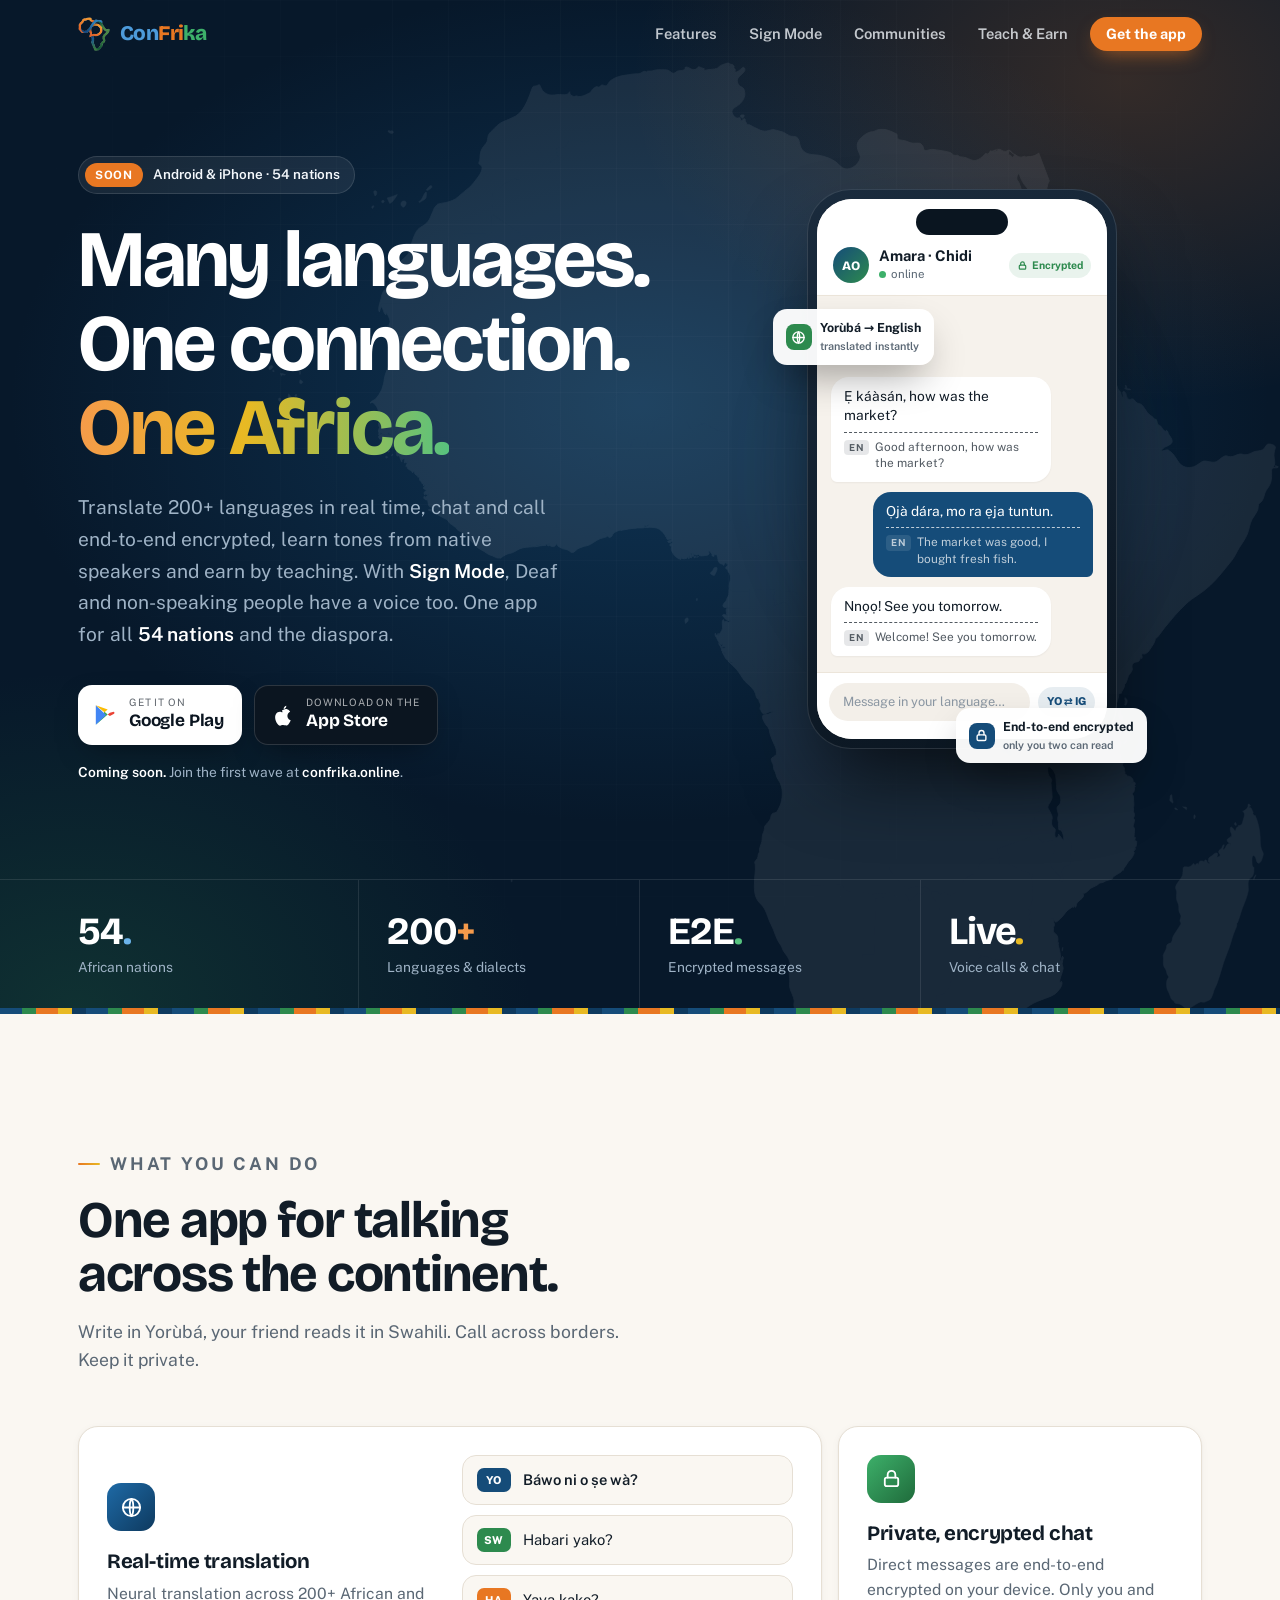
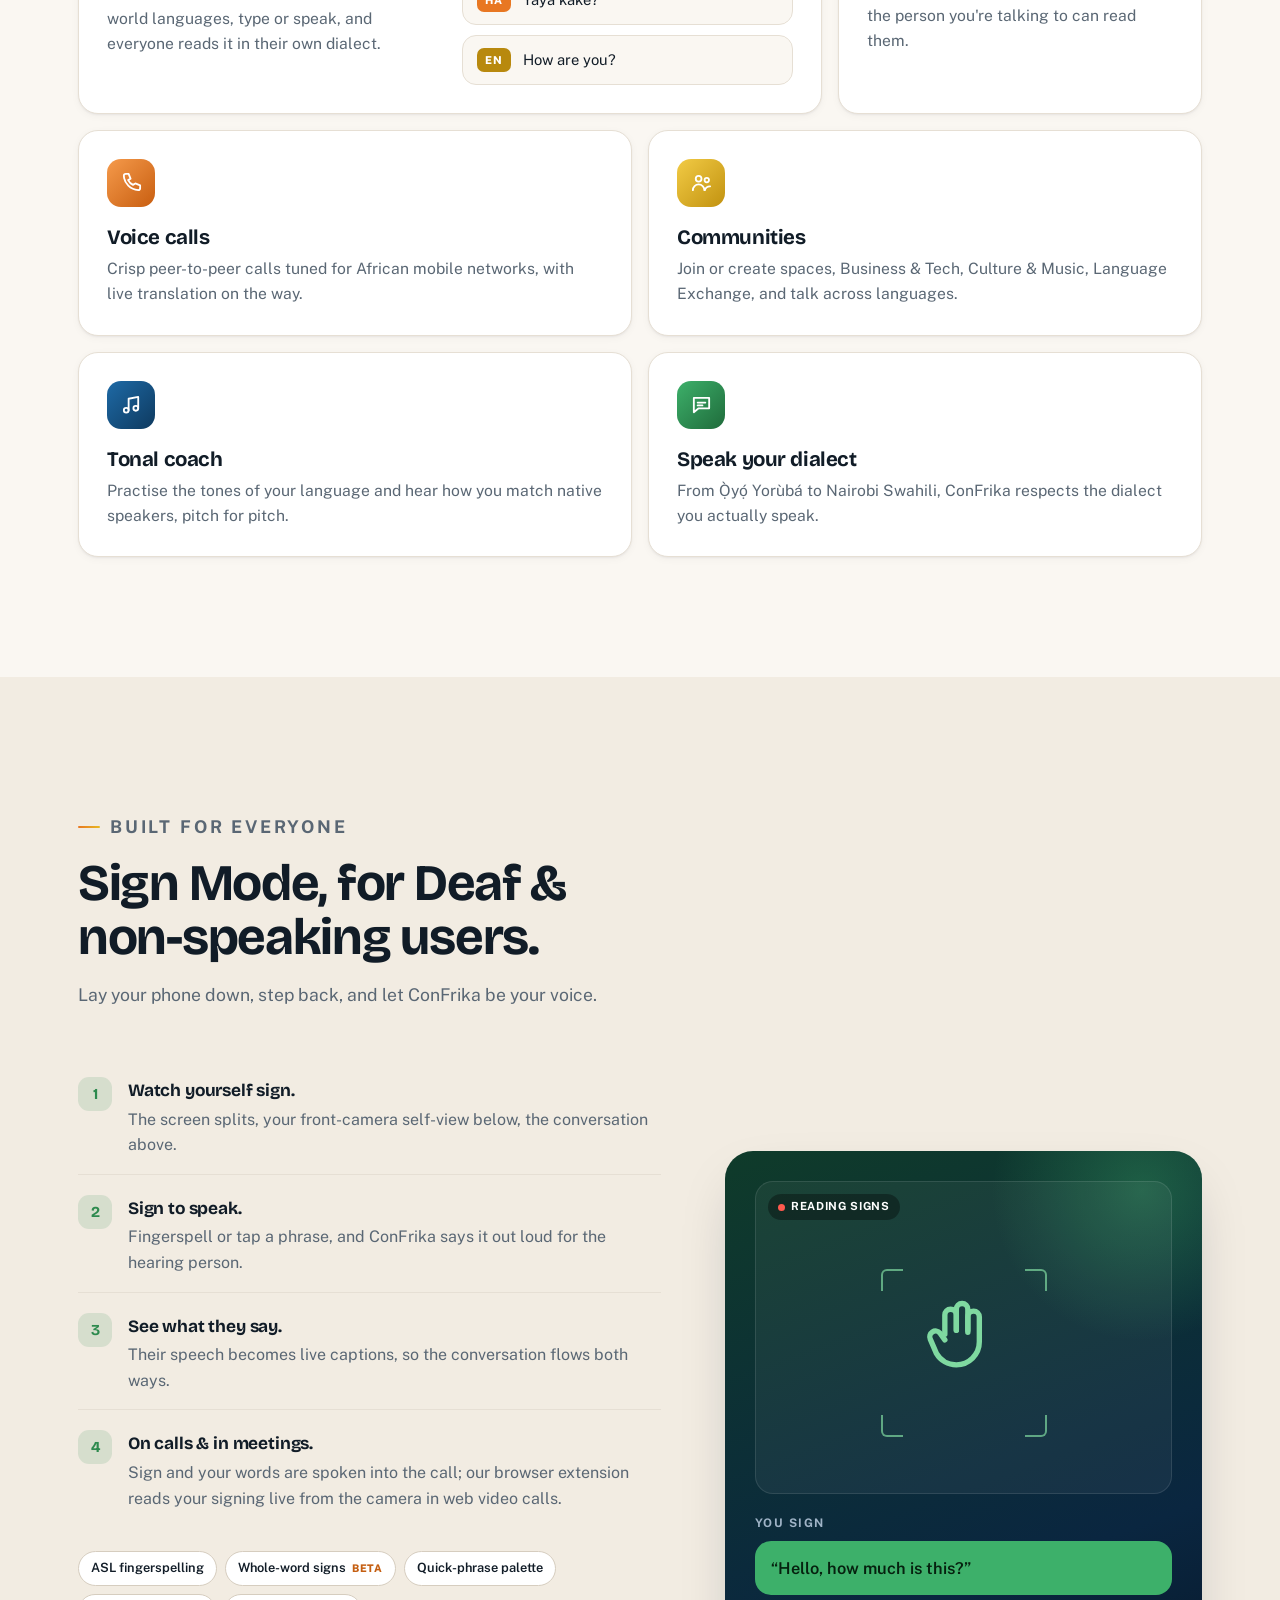
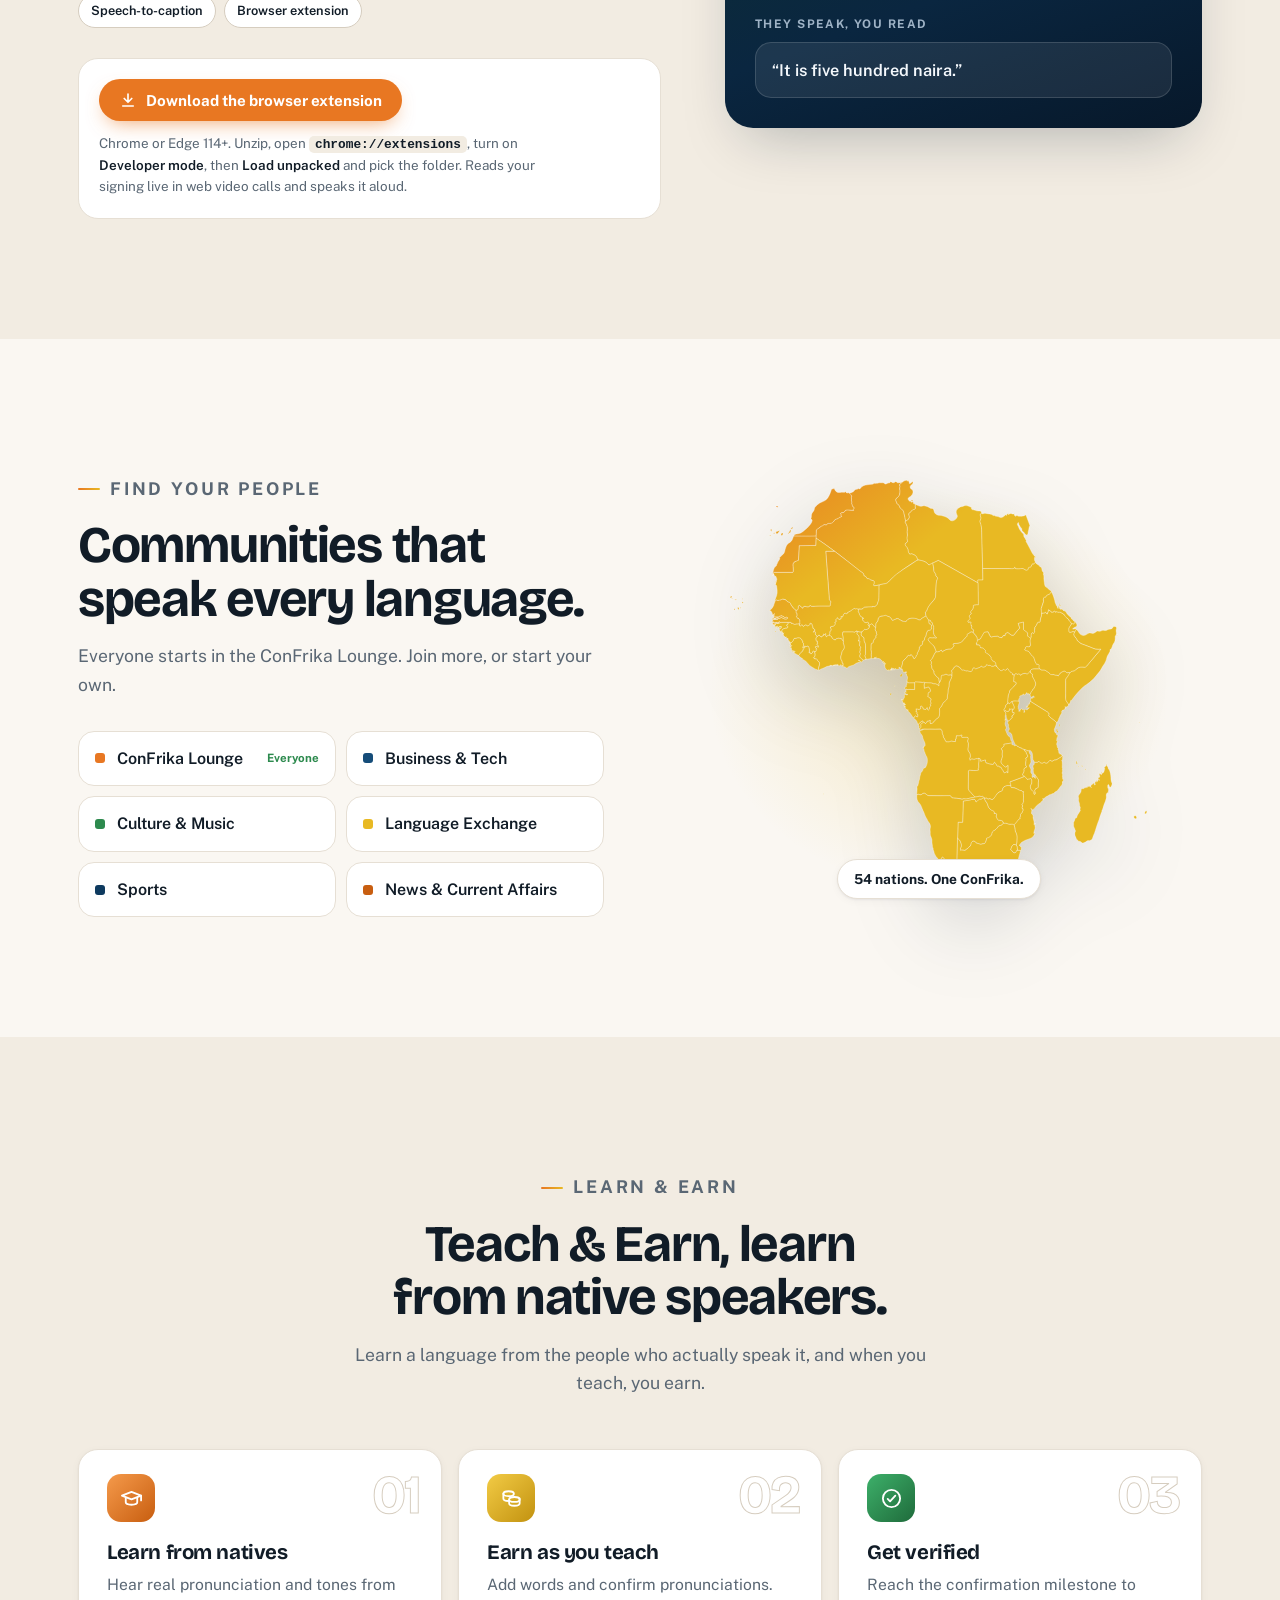
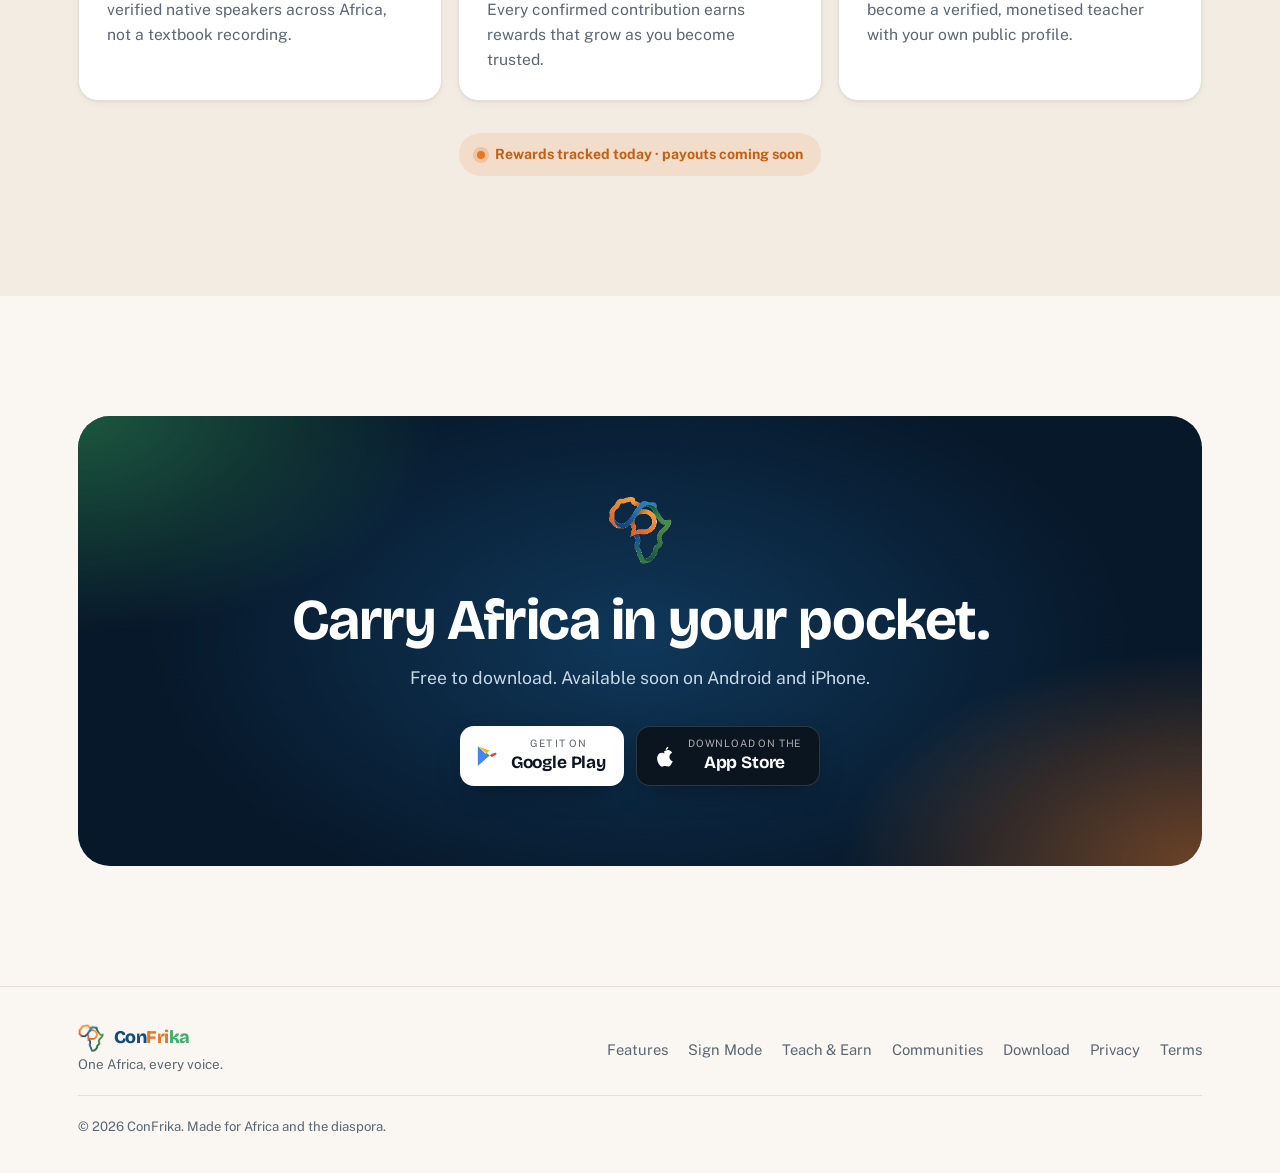
<file: website/index.html>
<!doctype html>
<html lang="en">
<head>
<meta charset="utf-8">
<meta name="viewport" content="width=device-width, initial-scale=1, viewport-fit=cover">
<title>ConFrika · Many languages. One connection. One Africa.</title>
<meta name="description" content="ConFrika, talk to all of Africa in your own language. Real-time translation across 200+ languages, encrypted chat, calls and communities, Sign Mode for Deaf & non-speaking users, and Teach & Earn. Download on Android and iPhone.">
<meta name="theme-color" content="#07182A">
<meta property="og:title" content="ConFrika, Many languages, one connection, one Africa.">
<meta property="og:description" content="Real-time African language translation, encrypted chat, calls and communities.">
<meta property="og:url" content="https://confrika.online">
<meta property="og:image" content="https://confrika.online/confrika-mark.png">
<link rel="icon" type="image/png" href="confrika-mark.png">
<link rel="apple-touch-icon" href="confrika-mark.png">
<link rel="preconnect" href="https://fonts.googleapis.com">
<link rel="preconnect" href="https://fonts.gstatic.com" crossorigin>
<link href="https://fonts.googleapis.com/css2?family=Bricolage+Grotesque:opsz,wght@12..96,500..800&family=Public+Sans:wght@400;500;600;700&display=swap" rel="stylesheet">
<style>
  /* ConFrika landing page.
     Palette: ocean / savanna / sunset / gold, from the app's identity.
     Structure: dark hero with live-translation phone, stats, bento features,
     Sign Mode, communities, Teach & Earn, download card, footer. */
  :root{
    --bg:#FAF7F2; --bg-2:#F2ECE2; --surface:#FFFFFF; --fg:#111C27; --muted:#5A6774;
    --line:#E6DFD4; --line-strong:#D6CDBF;
    --ocean:#154C79; --ocean-deep:#0E3A5F; --ink:#07182A;
    --green:#2D8A4E; --sunset:#E87722; --gold:#E8B923;
    --on-dark:#F4F8FC; --on-dark-dim:#9FB3C6;
    --accent-text:#C55F12;
    --shadow-sm:0 1px 2px rgba(17,28,39,.05),0 2px 8px rgba(17,28,39,.04);
    --shadow-lg:0 24px 60px -20px rgba(7,24,42,.28);
    --display:"Bricolage Grotesque",system-ui,sans-serif;
    --body:"Public Sans",system-ui,-apple-system,"Segoe UI",sans-serif;
    --r:20px;
    color-scheme:light;
  }
  @media (prefers-color-scheme:dark){:root:not([data-theme="light"]){
    --bg:#08131D; --bg-2:#0C1A27; --surface:#102030; --fg:#EAF1F6; --muted:#97AABB;
    --line:#1C2F41; --line-strong:#27405A; --accent-text:#F2954B;
    --shadow-sm:0 1px 2px rgba(0,0,0,.3); --shadow-lg:0 24px 60px -20px rgba(0,0,0,.6);
    color-scheme:dark;
  }}
  :root[data-theme="dark"]{
    --bg:#08131D; --bg-2:#0C1A27; --surface:#102030; --fg:#EAF1F6; --muted:#97AABB;
    --line:#1C2F41; --line-strong:#27405A; --accent-text:#F2954B;
    --shadow-sm:0 1px 2px rgba(0,0,0,.3); --shadow-lg:0 24px 60px -20px rgba(0,0,0,.6);
    color-scheme:dark;
  }

  *,*::before,*::after{box-sizing:border-box}
  html{scroll-behavior:smooth;scroll-padding-top:84px}
  body{margin:0;background:var(--bg);color:var(--fg);font-family:var(--body);
    font-size:16px;line-height:1.6;-webkit-font-smoothing:antialiased;overflow-x:hidden}
  h1,h2,h3{font-family:var(--display);margin:0;font-weight:700;line-height:1.05;
    letter-spacing:-.025em;text-wrap:balance}
  p{margin:0}
  a{color:inherit}
  img{max-width:100%}
  :focus-visible{outline:2px solid var(--sunset);outline-offset:3px;border-radius:6px}

  .wrap{width:100%;max-width:1180px;margin:0 auto;
    padding-left:max(16px,env(safe-area-inset-left,0px));
    padding-right:max(16px,env(safe-area-inset-right,0px))}
  @media(min-width:640px){.wrap{padding-left:max(28px,env(safe-area-inset-left,0px));
    padding-right:max(28px,env(safe-area-inset-right,0px))}}

  .eyebrow{display:inline-flex;align-items:center;gap:10px;font-size:.75rem;font-weight:700;
    letter-spacing:.16em;text-transform:uppercase;color:var(--accent-text)}
  .eyebrow::before{content:"";width:22px;height:2px;border-radius:2px;
    background:linear-gradient(90deg,var(--sunset),var(--gold))}

  /* ---------- buttons ---------- */
  .btn{display:inline-flex;align-items:center;justify-content:center;gap:9px;border-radius:999px;
    padding:12px 20px;font:700 .95rem/1 var(--body);text-decoration:none;border:0;cursor:pointer;
    transition:transform .2s ease,box-shadow .2s ease,background .2s ease}
  .btn svg{width:18px;height:18px;flex:none}
  .btn.primary{background:var(--sunset);color:#fff;box-shadow:0 8px 20px -8px rgba(232,119,34,.7)}
  .btn.primary:hover{transform:translateY(-1px);box-shadow:0 12px 26px -8px rgba(232,119,34,.8)}
  .btn.sm{padding:10px 16px;font-size:.9rem}

  /* ---------- header ---------- */
  header{position:fixed;inset:0 0 auto;z-index:50;padding-top:env(safe-area-inset-top,0px);
    transition:background .3s ease,border-color .3s ease,backdrop-filter .3s ease;
    border-bottom:1px solid transparent;color:var(--on-dark)}
  header.scrolled{background:color-mix(in srgb,var(--bg) 84%,transparent);
    backdrop-filter:saturate(1.6) blur(14px);-webkit-backdrop-filter:saturate(1.6) blur(14px);
    border-bottom-color:var(--line);color:var(--fg)}
  .nav{display:flex;align-items:center;gap:8px;height:68px}
  .brand{display:flex;align-items:center;gap:10px;text-decoration:none;
    font-family:var(--display);font-weight:800;font-size:1.3rem;letter-spacing:-.03em}
  .brand img{width:32px;height:34px;flex:none}
  .brand .c{color:#4D9BDB}.brand .f{color:var(--sunset)}.brand .k{color:#3DB06A}
  header.scrolled .brand .c{color:var(--ocean)}
  @media (prefers-color-scheme:dark){:root:not([data-theme="light"]) header.scrolled .brand .c{color:#4D9BDB}}
  :root[data-theme="dark"] header.scrolled .brand .c{color:#4D9BDB}
  .nav .sp{flex:1}
  .nav .links{display:none;gap:4px}
  .nav .links a{padding:8px 14px;border-radius:999px;text-decoration:none;font-weight:600;
    font-size:.92rem;opacity:.78;transition:opacity .2s,background .2s}
  .nav .links a:hover{opacity:1;background:color-mix(in srgb,currentColor 9%,transparent)}
  .menu-btn{display:grid;place-items:center;width:42px;height:42px;border-radius:12px;border:0;
    background:color-mix(in srgb,currentColor 10%,transparent);color:inherit;cursor:pointer}
  .menu-btn svg{width:20px;height:20px}
  @media(min-width:900px){.nav .links{display:flex}.menu-btn{display:none}}
  .mobile-menu{display:none;flex-direction:column;gap:2px;padding:8px 0 18px}
  .mobile-menu a{padding:12px 4px;text-decoration:none;font-weight:600;font-size:1.05rem;
    border-bottom:1px solid var(--line)}
  header.open{background:var(--bg);color:var(--fg);border-bottom-color:var(--line)}
  header.open .brand .c{color:var(--ocean)}
  header.open .mobile-menu{display:flex}
  @media(min-width:900px){header.open .mobile-menu{display:none}}

  /* ---------- hero ---------- */
  .hero{position:relative;overflow:hidden;color:var(--on-dark);background:var(--ink);
    padding-top:calc(68px + env(safe-area-inset-top,0px))}
  .hero::before{content:"";position:absolute;inset:0;pointer-events:none;background:
      radial-gradient(800px 520px at 88% 8%,rgba(232,119,34,.20),transparent 62%),
      radial-gradient(760px 560px at 6% 100%,rgba(45,138,78,.22),transparent 60%),
      radial-gradient(900px 600px at 50% 40%,rgba(21,76,121,.55),transparent 70%)}
  .hero::after{content:"";position:absolute;inset:0;pointer-events:none;opacity:.5;
    background-image:linear-gradient(rgba(255,255,255,.035) 1px,transparent 1px),
      linear-gradient(90deg,rgba(255,255,255,.035) 1px,transparent 1px);
    background-size:56px 56px;
    -webkit-mask-image:radial-gradient(ellipse at 50% 30%,#000 30%,transparent 75%);
    mask-image:radial-gradient(ellipse at 50% 30%,#000 30%,transparent 75%)}
  .africa-wm{position:absolute;right:-6%;top:6%;height:108%;width:auto;opacity:.07;
    filter:brightness(0) invert(1);pointer-events:none;z-index:0}
  .hero .wrap{position:relative;z-index:1}
  .hero-grid{display:grid;grid-template-columns:1fr;gap:56px;align-items:center;padding-block:56px 64px}
  @media(min-width:960px){.hero-grid{grid-template-columns:1.1fr .9fr;padding-block:88px 96px}}
  .badge{display:inline-flex;align-items:center;gap:10px;padding:6px 14px 6px 6px;border-radius:999px;
    background:rgba(255,255,255,.07);border:1px solid rgba(255,255,255,.12);font-size:.84rem;
    font-weight:600;color:var(--on-dark)}
  .badge b{background:var(--sunset);color:#fff;border-radius:999px;padding:3px 10px;font-size:.72rem;
    letter-spacing:.06em;text-transform:uppercase}
  .hero h1{font-size:clamp(2.6rem,7.2vw,5rem);color:#fff;margin-top:24px;font-weight:700}
  .hero h1 .grad{background:linear-gradient(95deg,#F59A4B 0%,var(--gold) 45%,#56C27F 100%);
    -webkit-background-clip:text;background-clip:text;color:transparent}
  .hero .sub{color:var(--on-dark-dim);font-size:clamp(1.05rem,1.6vw,1.2rem);margin-top:22px;max-width:40ch;line-height:1.65}
  .hero .sub b{color:#fff;font-weight:600}

  .stores{display:flex;flex-wrap:wrap;gap:12px;margin-top:34px}
  .store{display:flex;align-items:center;gap:11px;background:#fff;color:#0B1520;border-radius:14px;
    padding:10px 18px 10px 14px;text-decoration:none;transition:transform .2s ease,box-shadow .2s ease;
    box-shadow:0 10px 30px -12px rgba(0,0,0,.5)}
  .store:hover{transform:translateY(-2px)}
  .store svg{width:26px;height:26px;flex:none}
  .store small{display:block;font-size:.64rem;letter-spacing:.08em;text-transform:uppercase;opacity:.65;line-height:1.2}
  .store b{font-family:var(--display);font-size:1.08rem;font-weight:700;line-height:1.15;letter-spacing:-.01em}
  .store.dark{background:#0B1520;color:#fff;border:1px solid rgba(255,255,255,.14)}
  .soon{margin-top:16px;font-size:.86rem;color:var(--on-dark-dim)}
  .soon b{color:#fff;font-weight:600}

  /* phone mockup */
  .phone-stage{position:relative;justify-self:center;width:min(310px,100%)}
  .phone-stage::before{content:"";position:absolute;inset:8% -12%;border-radius:50%;
    background:radial-gradient(closest-side,rgba(232,119,34,.35),rgba(21,76,121,.2) 60%,transparent);
    filter:blur(30px);z-index:0}
  .phone{position:relative;z-index:1;background:linear-gradient(160deg,#1A2B3D,#0A1520);border-radius:44px;
    padding:10px;box-shadow:0 40px 80px -20px rgba(0,0,0,.7),inset 0 0 0 1px rgba(255,255,255,.12)}
  .screen{position:relative;background:#F6F2EC;color:#111C27;border-radius:35px;overflow:hidden;height:540px;
    display:flex;flex-direction:column}
  .notch{position:absolute;top:10px;left:50%;transform:translateX(-50%);width:92px;height:26px;
    border-radius:20px;background:#0A1520;z-index:3}
  .pbar{display:flex;align-items:center;gap:10px;padding:48px 16px 12px;background:#fff;
    border-bottom:1px solid #ECE5DA}
  .pbar .av{width:36px;height:36px;border-radius:50%;display:grid;place-items:center;color:#fff;
    font:800 .8rem var(--display);background:linear-gradient(135deg,var(--ocean),var(--green))}
  .pbar .nm{font-weight:700;font-size:.92rem;line-height:1.2}
  .pbar .st{font-size:.72rem;color:#5A6774;display:flex;align-items:center;gap:5px}
  .pbar .st::before{content:"";width:7px;height:7px;border-radius:50%;background:#3DB06A}
  .pbar .enc{margin-left:auto;display:flex;align-items:center;gap:4px;font-size:.66rem;font-weight:700;
    color:var(--green);background:rgba(45,138,78,.1);padding:4px 8px;border-radius:999px}
  .pbar .enc svg{width:11px;height:11px}
  .pbody{flex:1;padding:16px 14px;display:flex;flex-direction:column;justify-content:flex-end;gap:10px;overflow:hidden}
  .bub{max-width:84%;padding:10px 13px;border-radius:18px;font-size:.86rem;line-height:1.4;
    animation:pop .5s cubic-bezier(.2,.8,.2,1) both}
  .bub.them{background:#fff;border-bottom-left-radius:6px;box-shadow:0 1px 2px rgba(0,0,0,.05)}
  .bub.me{align-self:flex-end;background:var(--ocean);color:#fff;border-bottom-right-radius:6px}
  .bub .tr{display:flex;gap:6px;align-items:flex-start;font-size:.74rem;opacity:.72;margin-top:6px;
    padding-top:6px;border-top:1px dashed currentColor}
  .bub .tr i{font-style:normal;font-weight:700;font-size:.6rem;letter-spacing:.06em;padding:1px 5px;
    border-radius:4px;background:color-mix(in srgb,currentColor 14%,transparent);flex:none;margin-top:1px}
  .typing{align-self:flex-start;display:flex;gap:4px;padding:12px 14px;background:#fff;border-radius:18px;
    border-bottom-left-radius:6px}
  .typing span{width:6px;height:6px;border-radius:50%;background:#9AA6B2;animation:blink 1.2s infinite}
  .typing span:nth-child(2){animation-delay:.15s}.typing span:nth-child(3){animation-delay:.3s}
  .composer{display:flex;align-items:center;gap:8px;padding:10px 12px 18px;background:#fff;border-top:1px solid #ECE5DA}
  .composer .in{flex:1;font-size:.8rem;color:#8A96A2;background:#F3EFE9;border-radius:999px;padding:9px 14px}
  .composer .lang{font-size:.68rem;font-weight:800;color:var(--ocean);background:rgba(21,76,121,.1);
    border-radius:999px;padding:6px 9px}
  .float-chip{position:absolute;z-index:2;display:flex;align-items:center;gap:8px;padding:9px 13px;
    border-radius:14px;background:rgba(255,255,255,.96);color:#111C27;font-size:.78rem;font-weight:700;
    box-shadow:0 18px 40px -12px rgba(0,0,0,.45);animation:float 6s ease-in-out infinite}
  .float-chip .dot{width:26px;height:26px;border-radius:8px;display:grid;place-items:center;color:#fff}
  .float-chip .dot svg{width:15px;height:15px}
  .float-chip small{display:block;font-weight:600;color:#5A6774;font-size:.68rem}
  .fc-1{left:-34px;top:120px}
  .fc-2{right:-30px;bottom:-14px;animation-delay:-3s}
  @media(max-width:420px){.fc-1{left:-8px}.fc-2{right:-8px}}

  @keyframes pop{from{opacity:0;transform:translateY(10px) scale(.97)}to{opacity:1;transform:none}}
  @keyframes blink{0%,60%,100%{opacity:.3}30%{opacity:1}}
  @keyframes float{0%,100%{transform:translateY(0)}50%{transform:translateY(-8px)}}

  /* stats band inside hero */
  .stats{position:relative;z-index:1;border-top:1px solid rgba(255,255,255,.1)}
  .stats .wrap{display:grid;grid-template-columns:repeat(2,1fr)}
  .stat{padding:26px 4px;border-right:1px solid rgba(255,255,255,.1)}
  .stat:nth-child(2n){border-right:0;padding-left:20px}
  .stat:nth-child(-n+2){border-bottom:1px solid rgba(255,255,255,.1)}
  .stat .n{font-family:var(--display);font-size:clamp(1.8rem,3.4vw,2.4rem);font-weight:700;color:#fff;letter-spacing:-.03em;line-height:1.1}
  .stat .l{font-size:.86rem;color:var(--on-dark-dim);margin-top:4px}
  .stat:nth-child(1) .n span{color:#6BB3EA}.stat:nth-child(2) .n span{color:#F59A4B}
  .stat:nth-child(3) .n span{color:#56C27F}.stat:nth-child(4) .n span{color:var(--gold)}
  @media(min-width:760px){
    .stats .wrap{grid-template-columns:repeat(4,1fr)}
    .stat{padding:30px 0 30px 28px;border-bottom:0!important;border-right:1px solid rgba(255,255,255,.1)}
    .stat:nth-child(2n){border-right:1px solid rgba(255,255,255,.1);padding-left:28px}
    .stat:first-child{padding-left:0}.stat:last-child{border-right:0}
  }
  .kente{height:6px;background:repeating-linear-gradient(90deg,
     var(--ocean) 0 22px,var(--green) 22px 36px,var(--sunset) 36px 58px,var(--gold) 58px 72px,var(--ocean-deep) 72px 86px)}

  /* ---------- sections ---------- */
  section.block{padding-block:clamp(72px,10vw,120px)}
  .alt{background:var(--bg-2)}
  .head{max-width:640px}
  .head.center{margin-inline:auto;text-align:center}
  .head h2{font-size:clamp(2rem,4.6vw,3.2rem);margin-top:16px}
  .head p{color:var(--muted);margin-top:16px;font-size:1.1rem;max-width:52ch}
  .head.center p{margin-inline:auto}

  /* bento features */
  .bento{display:grid;grid-template-columns:1fr;gap:16px;margin-top:52px}
  @media(min-width:700px){.bento{grid-template-columns:repeat(2,1fr)}}
  @media(min-width:1000px){.bento{grid-template-columns:repeat(6,1fr)}
    .bento .card{grid-column:span 2}.bento .card.wide{grid-column:span 4}.bento .card.half{grid-column:span 3}}
  @media(min-width:700px) and (max-width:999px){.bento .card.wide{grid-column:span 2}}
  .card{position:relative;background:var(--surface);border:1px solid var(--line);border-radius:var(--r);
    padding:28px;box-shadow:var(--shadow-sm);overflow:hidden;
    transition:transform .3s ease,box-shadow .3s ease,border-color .3s ease}
  .card:hover{transform:translateY(-3px);box-shadow:var(--shadow-lg);border-color:var(--line-strong)}
  .ic{width:48px;height:48px;border-radius:14px;display:grid;place-items:center;color:#fff;flex:none}
  .ic svg{width:23px;height:23px}
  .ic.ocean{background:linear-gradient(135deg,#1E6AA6,var(--ocean-deep))}
  .ic.green{background:linear-gradient(135deg,#3DB06A,#1F6B3B)}
  .ic.sunset{background:linear-gradient(135deg,#F59A4B,#C85E10)}
  .ic.gold{background:linear-gradient(135deg,#F2CB45,#C29210)}
  .card h3{font-size:1.28rem;margin:20px 0 8px;letter-spacing:-.02em}
  .card p{color:var(--muted);font-size:.98rem}
  .card.wide{display:grid;gap:24px}
  @media(min-width:1000px){.card.wide{grid-template-columns:1fr 1fr;align-items:center}}
  .xlate{display:grid;gap:10px}
  .xrow{display:flex;align-items:center;gap:12px;padding:12px 14px;border-radius:14px;
    background:var(--bg);border:1px solid var(--line);font-size:.92rem}
  .xrow .code{flex:none;font:800 .68rem var(--body);letter-spacing:.06em;width:34px;height:24px;
    border-radius:7px;display:grid;place-items:center;color:#fff}
  .xrow:nth-child(1) .code{background:var(--ocean)}.xrow:nth-child(2) .code{background:var(--green)}
  .xrow:nth-child(3) .code{background:var(--sunset)}.xrow:nth-child(4) .code{background:#B8890E}
  .xrow .src{font-weight:600}

  /* Sign Mode */
  .split{display:grid;grid-template-columns:1fr;gap:48px;align-items:center;margin-top:52px}
  @media(min-width:920px){.split{grid-template-columns:1.1fr .9fr;gap:64px}}
  .steps{display:grid;gap:4px;counter-reset:s}
  .step{display:flex;gap:16px;padding:16px 0;border-bottom:1px solid var(--line)}
  .step:last-child{border-bottom:0}
  .step .b{flex:none;width:34px;height:34px;border-radius:11px;background:color-mix(in srgb,var(--green) 14%,transparent);
    color:var(--green);font:700 .95rem var(--display);display:grid;place-items:center}
  .step p{color:var(--muted)}
  .step p b{color:var(--fg);display:block;font-family:var(--display);font-size:1.08rem;letter-spacing:-.01em;margin-bottom:2px}
  .tags{display:flex;flex-wrap:wrap;gap:8px;margin-top:24px}
  .tag{font-size:.8rem;font-weight:600;padding:6px 12px;border-radius:999px;border:1px solid var(--line-strong);
    color:var(--fg);background:var(--surface)}
  .tag.beta::after{content:"beta";margin-left:6px;font-size:.66rem;font-weight:800;text-transform:uppercase;
    letter-spacing:.06em;color:var(--accent-text)}
  .extdl{margin-top:30px;padding:20px;border-radius:var(--r);background:var(--surface);border:1px solid var(--line)}
  .extdl .btn{width:100%}
  @media(min-width:520px){.extdl .btn{width:auto}}
  .extnote{font-size:.84rem;color:var(--muted);margin-top:12px;max-width:58ch}
  .extnote b{color:var(--fg);font-weight:600}
  .extnote code{font:600 .8rem ui-monospace,SFMono-Regular,Menlo,monospace;background:var(--bg-2);
    padding:1px 6px;border-radius:5px;color:var(--fg)}

  .signcard{position:relative;border-radius:28px;padding:30px;color:var(--on-dark);overflow:hidden;
    background:linear-gradient(160deg,#0F3B2A,#0A2640 70%,var(--ink));box-shadow:var(--shadow-lg)}
  .signcard::before{content:"";position:absolute;width:300px;height:300px;right:-90px;top:-110px;border-radius:50%;
    background:radial-gradient(closest-side,rgba(61,176,106,.35),transparent)}
  .cam{position:relative;aspect-ratio:4/3;border-radius:18px;display:grid;place-items:center;
    background:rgba(255,255,255,.05);border:1px solid rgba(255,255,255,.1)}
  .cam svg{width:92px;height:92px;color:#7FD9A0}
  .cam .rec{position:absolute;top:12px;left:12px;display:flex;align-items:center;gap:6px;font-size:.7rem;
    font-weight:700;letter-spacing:.06em;text-transform:uppercase;color:#fff;background:rgba(0,0,0,.35);
    padding:4px 10px;border-radius:999px}
  .cam .rec::before{content:"";width:7px;height:7px;border-radius:50%;background:#FF5A4E;animation:blink 1.6s infinite}
  .cam .corner{position:absolute;width:22px;height:22px;border:2px solid rgba(127,217,160,.7)}
  .cam .tl{top:28%;left:30%;border-right:0;border-bottom:0;border-radius:6px 0 0 0}
  .cam .tr2{top:28%;right:30%;border-left:0;border-bottom:0;border-radius:0 6px 0 0}
  .cam .bl{bottom:18%;left:30%;border-right:0;border-top:0;border-radius:0 0 0 6px}
  .cam .br{bottom:18%;right:30%;border-left:0;border-top:0;border-radius:0 0 6px 0}
  .signcard .lbl{position:relative;font-size:.74rem;font-weight:700;letter-spacing:.12em;text-transform:uppercase;
    color:var(--on-dark-dim);margin:20px 0 8px}
  .signcard .say,.signcard .hear{position:relative;padding:14px 16px;border-radius:16px;font-weight:600;font-size:1.02rem}
  .signcard .say{background:#3DB06A;color:#06210F}
  .signcard .hear{background:rgba(255,255,255,.08);border:1px solid rgba(255,255,255,.14)}

  /* communities */
  .comm-grid{display:grid;grid-template-columns:1fr;gap:48px;align-items:center}
  @media(min-width:920px){.comm-grid{grid-template-columns:1fr 1fr;gap:72px}}
  .map-wrap{position:relative;display:grid;place-items:center;padding:20px}
  .map-wrap::before{content:"";position:absolute;inset:6%;border-radius:50%;
    background:radial-gradient(closest-side,color-mix(in srgb,var(--gold) 22%,transparent),transparent)}
  .africa-img{position:relative;width:min(420px,86%);height:auto;filter:drop-shadow(0 30px 40px rgba(7,24,42,.18))}
  .africa-cap{position:absolute;bottom:4%;left:50%;transform:translateX(-50%);white-space:nowrap;
    background:var(--surface);border:1px solid var(--line);box-shadow:var(--shadow-sm);
    padding:8px 16px;border-radius:999px;font-weight:700;font-size:.86rem}
  .spaces{display:grid;gap:10px;margin-top:32px}
  @media(min-width:520px){.spaces{grid-template-columns:1fr 1fr}}
  .space{display:flex;align-items:center;gap:12px;padding:14px 16px;border-radius:16px;background:var(--surface);
    border:1px solid var(--line);font-weight:600;transition:border-color .2s,transform .2s}
  .space:hover{border-color:var(--line-strong);transform:translateX(2px)}
  .space .sw{width:10px;height:10px;border-radius:3px;flex:none}
  .space small{margin-left:auto;font-size:.72rem;font-weight:700;color:var(--green)}

  /* teach & earn */
  .flow{display:grid;grid-template-columns:1fr;gap:16px;margin-top:52px;counter-reset:f}
  @media(min-width:860px){.flow{grid-template-columns:repeat(3,1fr)}}
  .flow .card{padding-top:24px}
  .flow .num{position:absolute;top:18px;right:22px;font:700 3.4rem/1 var(--display);letter-spacing:-.04em;
    color:transparent;-webkit-text-stroke:1px var(--line-strong)}
  .pill{display:inline-flex;gap:10px;align-items:center;margin-top:32px;
    background:color-mix(in srgb,var(--sunset) 12%,transparent);color:var(--accent-text);
    font-weight:700;border-radius:999px;padding:10px 18px;font-size:.88rem}
  .pill::before{content:"";width:8px;height:8px;border-radius:50%;background:var(--sunset);
    box-shadow:0 0 0 4px color-mix(in srgb,var(--sunset) 25%,transparent)}

  /* download */
  .dl{padding-block:0 clamp(72px,10vw,120px)}
  .dl-card{position:relative;overflow:hidden;border-radius:32px;padding:clamp(44px,7vw,80px) clamp(24px,5vw,64px);
    text-align:center;color:#fff;background:var(--ink)}
  .dl-card::before{content:"";position:absolute;inset:0;background:
      radial-gradient(600px 360px at 0% 0%,rgba(45,138,78,.55),transparent 60%),
      radial-gradient(600px 360px at 100% 100%,rgba(232,119,34,.45),transparent 60%),
      radial-gradient(700px 400px at 50% 50%,rgba(21,76,121,.6),transparent 70%)}
  .dl-card > *{position:relative}
  .dl-card img{width:64px;height:auto;margin-bottom:18px}
  .dl-card h2{font-size:clamp(2.1rem,5vw,3.6rem);color:#fff}
  .dl-card p{color:#C9D8E5;margin-top:14px;font-size:1.1rem}
  .dl-card .stores{justify-content:center}

  /* footer */
  footer{border-top:1px solid var(--line);color:var(--muted);font-size:.92rem}
  footer .wrap{padding-block:36px calc(36px + env(safe-area-inset-bottom,0px));display:flex;flex-wrap:wrap;gap:20px 28px;align-items:center}
  footer .brand{color:var(--fg);font-size:1.12rem}
  footer .brand .c{color:var(--ocean)}
  @media (prefers-color-scheme:dark){:root:not([data-theme="light"]) footer .brand .c{color:#4D9BDB}}
  :root[data-theme="dark"] footer .brand .c{color:#4D9BDB}
  footer .tagline{font-size:.84rem;margin-top:2px}
  footer .sp{flex:1}
  footer nav{display:flex;flex-wrap:wrap;gap:6px 20px}
  footer nav a{color:var(--muted);text-decoration:none}
  footer nav a:hover{color:var(--fg)}
  footer .copy{width:100%;padding-top:20px;border-top:1px solid var(--line);font-size:.82rem}

  /* scroll reveal */
  .reveal{opacity:0;transform:translateY(18px);transition:opacity .7s ease,transform .7s cubic-bezier(.2,.8,.2,1)}
  .reveal.in{opacity:1;transform:none}
  @media (prefers-reduced-motion:reduce){
    html{scroll-behavior:auto}
    *,*::before,*::after{animation:none!important;transition:none!important}
    .reveal{opacity:1;transform:none}
  }
</style>
</head>
<body>

<header id="top">
  <div class="wrap nav">
    <a class="brand" href="#top" aria-label="ConFrika home">
      <img src="confrika-mark.png" alt="" width="32" height="34">
      <span><span class="c">Con</span><span class="f">Fri</span><span class="k">ka</span></span>
    </a>
    <span class="sp"></span>
    <nav class="links" aria-label="Primary">
      <a href="#features">Features</a>
      <a href="#accessibility">Sign Mode</a>
      <a href="#communities">Communities</a>
      <a href="#teach-earn">Teach &amp; Earn</a>
    </nav>
    <a class="btn primary sm" href="#download">Get the app</a>
    <button class="menu-btn" type="button" aria-label="Open menu" aria-expanded="false" aria-controls="mobile-menu">
      <svg viewBox="0 0 24 24" fill="none" stroke="currentColor" stroke-width="2" stroke-linecap="round"><path d="M4 7h16M4 12h16M4 17h16"/></svg>
    </button>
  </div>
  <div class="wrap mobile-menu" id="mobile-menu">
    <a href="#features">Features</a>
    <a href="#accessibility">Sign Mode</a>
    <a href="#communities">Communities</a>
    <a href="#teach-earn">Teach &amp; Earn</a>
    <a href="#download">Download</a>
  </div>
</header>

<main>
<section class="hero">
  <img class="africa-wm" src="africa-map.svg" alt="" aria-hidden="true">
  <div class="wrap hero-grid">
    <div>
      <span class="badge"><b>Soon</b> Android &amp; iPhone · 54 nations</span>
      <h1>Many languages. One connection. <span class="grad">One Africa.</span></h1>
      <p class="sub">Translate 200+ languages in real time, chat and call end-to-end encrypted,
        learn tones from native speakers and earn by teaching. With <b>Sign Mode</b>, Deaf and
        non-speaking people have a voice too. One app for all <b>54 nations</b> and the diaspora.</p>
      <div class="stores">
        <a class="store" href="#download" data-store="play" aria-label="Get it on Google Play">
          <svg viewBox="0 0 48 48" aria-hidden="true"><path fill="#34A853" d="M7 42l22-19-6-5z"/><path fill="#4285F4" d="M7 6v36l19-18z"/><path fill="#FBBC04" d="M7 6l16 13 6-5z"/><path fill="#EA4335" d="M33 20l-4 3 4 3 7-4c2-1 2-3 0-4z"/></svg>
          <span><small>Get it on</small><b>Google Play</b></span>
        </a>
        <a class="store dark" href="#download" data-store="appstore" aria-label="Download on the App Store">
          <svg viewBox="0 0 48 48" aria-hidden="true"><path fill="#fff" d="M32 7c0 3-2 6-5 6 0-3 3-6 5-6zM24 15c3 0 4-2 7-2 5 0 8 5 8 5s-5 2-5 8c0 6 6 8 6 8s-3 7-6 9c-2 1-4 0-6 0s-3-1-5 0-4 1-6-1c-4-4-7-12-5-18 2-5 6-6 8-6 2 0 3 1 5 1z"/></svg>
          <span><small>Download on the</small><b>App Store</b></span>
        </a>
      </div>
      <p class="soon"><b>Coming soon.</b> Join the first wave at <b>confrika.online</b>.</p>
    </div>

    <div class="phone-stage" aria-hidden="true">
      <div class="float-chip fc-1">
        <span class="dot" style="background:var(--green)"><svg viewBox="0 0 24 24" fill="none" stroke="currentColor" stroke-width="2.2" stroke-linecap="round" stroke-linejoin="round"><circle cx="12" cy="12" r="9"/><path d="M3 12h18M12 3c2.5 2.8 2.5 15.2 0 18M12 3c-2.5 2.8-2.5 15.2 0 18"/></svg></span>
        <span>Yorùbá → English<small>translated instantly</small></span>
      </div>
      <div class="float-chip fc-2">
        <span class="dot" style="background:var(--ocean)"><svg viewBox="0 0 24 24" fill="none" stroke="currentColor" stroke-width="2.2" stroke-linecap="round" stroke-linejoin="round"><rect x="5" y="11" width="14" height="9" rx="2"/><path d="M8 11V8a4 4 0 0 1 8 0v3"/></svg></span>
        <span>End-to-end encrypted<small>only you two can read</small></span>
      </div>
      <div class="phone">
        <div class="screen">
          <div class="notch"></div>
          <div class="pbar">
            <div class="av">AO</div>
            <div><div class="nm">Amara · Chidi</div><div class="st">online</div></div>
            <div class="enc"><svg viewBox="0 0 24 24" fill="none" stroke="currentColor" stroke-width="2.6" stroke-linecap="round" stroke-linejoin="round"><rect x="5" y="11" width="14" height="9" rx="2"/><path d="M8 11V8a4 4 0 0 1 8 0v3"/></svg>Encrypted</div>
          </div>
          <div class="pbody" id="chat">
            <div class="bub them">Ẹ káàsán, how was the market?<div class="tr"><i>EN</i>Good afternoon, how was the market?</div></div>
            <div class="bub me">Ọjà dára, mo ra ẹja tuntun.<div class="tr"><i>EN</i>The market was good, I bought fresh fish.</div></div>
            <div class="bub them">Nnọọ! See you tomorrow.<div class="tr"><i>EN</i>Welcome! See you tomorrow.</div></div>
          </div>
          <div class="composer"><span class="in">Message in your language…</span><span class="lang">YO ⇄ IG</span></div>
        </div>
      </div>
    </div>
  </div>

  <div class="stats">
    <div class="wrap">
      <div class="stat"><div class="n">54<span>.</span></div><div class="l">African nations</div></div>
      <div class="stat"><div class="n">200<span>+</span></div><div class="l">Languages &amp; dialects</div></div>
      <div class="stat"><div class="n">E2E<span>.</span></div><div class="l">Encrypted messages</div></div>
      <div class="stat"><div class="n">Live<span>.</span></div><div class="l">Voice calls &amp; chat</div></div>
    </div>
  </div>
</section>
<div class="kente" role="presentation"></div>

<section class="block" id="features">
  <div class="wrap">
    <div class="head reveal">
      <p class="eyebrow">What you can do</p>
      <h2>One app for talking across the continent.</h2>
      <p>Write in Yorùbá, your friend reads it in Swahili. Call across borders. Keep it private.</p>
    </div>
    <div class="bento">
      <div class="card wide reveal">
        <div>
          <div class="ic ocean"><svg viewBox="0 0 24 24" fill="none" stroke="currentColor" stroke-width="1.9" stroke-linecap="round" stroke-linejoin="round"><circle cx="12" cy="12" r="9"/><path d="M3 12h18"/><path d="M12 3c2.5 2.8 2.5 15.2 0 18M12 3c-2.5 2.8-2.5 15.2 0 18"/></svg></div>
          <h3>Real-time translation</h3>
          <p>Neural translation across 200+ African and world languages, type or speak, and everyone reads it in their own dialect.</p>
        </div>
        <div class="xlate" aria-label="Example: one message in four languages">
          <div class="xrow"><span class="code">YO</span><span class="src">Báwo ni o ṣe wà?</span></div>
          <div class="xrow"><span class="code">SW</span><span>Habari yako?</span></div>
          <div class="xrow"><span class="code">HA</span><span>Yaya kake?</span></div>
          <div class="xrow"><span class="code">EN</span><span>How are you?</span></div>
        </div>
      </div>
      <div class="card reveal">
        <div class="ic green"><svg viewBox="0 0 24 24" fill="none" stroke="currentColor" stroke-width="1.9" stroke-linecap="round" stroke-linejoin="round"><rect x="5" y="11" width="14" height="9" rx="2"/><path d="M8 11V8a4 4 0 0 1 8 0v3"/></svg></div>
        <h3>Private, encrypted chat</h3>
        <p>Direct messages are end-to-end encrypted on your device. Only you and the person you're talking to can read them.</p>
      </div>
      <div class="card half reveal">
        <div class="ic sunset"><svg viewBox="0 0 24 24" fill="none" stroke="currentColor" stroke-width="1.9" stroke-linecap="round" stroke-linejoin="round"><path d="M6 3h3l2 5-2.5 1.5a11 11 0 0 0 5 5L16 13l5 2v3a2 2 0 0 1-2 2A16 16 0 0 1 4 5a2 2 0 0 1 2-2z"/></svg></div>
        <h3>Voice calls</h3>
        <p>Crisp peer-to-peer calls tuned for African mobile networks, with live translation on the way.</p>
      </div>
      <div class="card half reveal">
        <div class="ic gold"><svg viewBox="0 0 24 24" fill="none" stroke="currentColor" stroke-width="1.9" stroke-linecap="round" stroke-linejoin="round"><circle cx="9" cy="8" r="3"/><path d="M3 20a6 6 0 0 1 12 0"/><circle cx="17.5" cy="9.5" r="2.3"/><path d="M15.5 20a5.5 5.5 0 0 1 5.5-4"/></svg></div>
        <h3>Communities</h3>
        <p>Join or create spaces, Business &amp; Tech, Culture &amp; Music, Language Exchange, and talk across languages.</p>
      </div>
      <div class="card half reveal">
        <div class="ic ocean"><svg viewBox="0 0 24 24" fill="none" stroke="currentColor" stroke-width="1.9" stroke-linecap="round" stroke-linejoin="round"><path d="M9 18V6l10-2v12"/><circle cx="6.5" cy="18" r="2.5"/><circle cx="16.5" cy="16" r="2.5"/></svg></div>
        <h3>Tonal coach</h3>
        <p>Practise the tones of your language and hear how you match native speakers, pitch for pitch.</p>
      </div>
      <div class="card half reveal">
        <div class="ic green"><svg viewBox="0 0 24 24" fill="none" stroke="currentColor" stroke-width="1.9" stroke-linecap="round" stroke-linejoin="round"><path d="M4 5h16v11H9l-5 4V5z"/><path d="M8 10h8M8 13h5"/></svg></div>
        <h3>Speak your dialect</h3>
        <p>From Ọ̀yọ́ Yorùbá to Nairobi Swahili, ConFrika respects the dialect you actually speak.</p>
      </div>
    </div>
  </div>
</section>

<section class="block alt" id="accessibility">
  <div class="wrap">
    <div class="head reveal">
      <p class="eyebrow">Built for everyone</p>
      <h2>Sign Mode, for Deaf &amp; non-speaking users.</h2>
      <p>Lay your phone down, step back, and let ConFrika be your voice.</p>
    </div>
    <div class="split">
      <div class="reveal">
        <div class="steps">
          <div class="step"><div class="b">1</div><p><b>Watch yourself sign.</b>The screen splits, your front-camera self-view below, the conversation above.</p></div>
          <div class="step"><div class="b">2</div><p><b>Sign to speak.</b>Fingerspell or tap a phrase, and ConFrika says it out loud for the hearing person.</p></div>
          <div class="step"><div class="b">3</div><p><b>See what they say.</b>Their speech becomes live captions, so the conversation flows both ways.</p></div>
          <div class="step"><div class="b">4</div><p><b>On calls &amp; in meetings.</b>Sign and your words are spoken into the call; our browser extension reads your signing live from the camera in web video calls.</p></div>
        </div>
        <div class="tags">
          <span class="tag">ASL fingerspelling</span>
          <span class="tag beta">Whole-word signs</span>
          <span class="tag">Quick-phrase palette</span>
          <span class="tag">Speech-to-caption</span>
          <span class="tag">Browser extension</span>
        </div>
        <div class="extdl">
          <a class="btn primary" href="/ConFrika-Extension-v0.1.0.zip" download>
            <svg viewBox="0 0 24 24" fill="none" stroke="currentColor" stroke-width="2.2" stroke-linecap="round" stroke-linejoin="round"><path d="M12 4v11M7 10l5 5 5-5M5 20h14"/></svg>
            Download the browser extension
          </a>
          <p class="extnote">Chrome or Edge 114+. Unzip, open <code>chrome://extensions</code>, turn on <b>Developer mode</b>, then <b>Load unpacked</b> and pick the folder. Reads your signing live in web video calls and speaks it aloud.</p>
        </div>
      </div>
      <div class="signcard reveal" aria-label="Sign Mode example">
        <div class="cam">
          <span class="rec">Reading signs</span>
          <span class="corner tl"></span><span class="corner tr2"></span><span class="corner bl"></span><span class="corner br"></span>
          <svg viewBox="0 0 24 24" fill="none" stroke="currentColor" stroke-width="1.4" stroke-linecap="round" stroke-linejoin="round" aria-hidden="true"><path d="M7 11V6a1.5 1.5 0 0 1 3 0v4"/><path d="M10 10V4.5a1.5 1.5 0 0 1 3 0V10"/><path d="M13 10.5V6.5a1.5 1.5 0 0 1 3 0V13a6 6 0 0 1-6 6a6 6 0 0 1-5.2-3L3.2 12.3a1.5 1.5 0 0 1 2.5-1.6L7 12.5"/></svg>
        </div>
        <p class="lbl">You sign</p>
        <div class="say">“Hello, how much is this?”</div>
        <p class="lbl">They speak, you read</p>
        <div class="hear">“It is five hundred naira.”</div>
      </div>
    </div>
  </div>
</section>

<section class="block" id="communities">
  <div class="wrap comm-grid">
    <div class="reveal">
      <div class="head">
        <p class="eyebrow">Find your people</p>
        <h2>Communities that speak every language.</h2>
        <p>Everyone starts in the ConFrika Lounge. Join more, or start your own.</p>
      </div>
      <div class="spaces">
        <div class="space"><span class="sw" style="background:var(--sunset)"></span>ConFrika Lounge<small>Everyone</small></div>
        <div class="space"><span class="sw" style="background:var(--ocean)"></span>Business &amp; Tech</div>
        <div class="space"><span class="sw" style="background:var(--green)"></span>Culture &amp; Music</div>
        <div class="space"><span class="sw" style="background:var(--gold)"></span>Language Exchange</div>
        <div class="space"><span class="sw" style="background:var(--ocean-deep)"></span>Sports</div>
        <div class="space"><span class="sw" style="background:#C85E10"></span>News &amp; Current Affairs</div>
      </div>
    </div>
    <div class="map-wrap reveal">
      <img src="africa-map.svg" class="africa-img" alt="Political map of Africa showing its 54 nations" loading="lazy">
      <p class="africa-cap">54 nations. One ConFrika.</p>
    </div>
  </div>
</section>

<section class="block alt earn" id="teach-earn">
  <div class="wrap">
    <div class="head center reveal">
      <p class="eyebrow">Learn &amp; earn</p>
      <h2>Teach &amp; Earn, learn from native speakers.</h2>
      <p>Learn a language from the people who actually speak it, and when you teach, you earn.</p>
    </div>
    <div class="flow">
      <div class="card reveal"><span class="num">01</span><div class="ic sunset"><svg viewBox="0 0 24 24" fill="none" stroke="currentColor" stroke-width="1.9" stroke-linecap="round" stroke-linejoin="round"><path d="M2 9l10-4 10 4-10 4-10-4z"/><path d="M6 11v5c0 1.3 2.7 2.5 6 2.5s6-1.2 6-2.5v-5"/><path d="M22 9v5"/></svg></div><h3>Learn from natives</h3><p>Hear real pronunciation and tones from verified native speakers across Africa, not a textbook recording.</p></div>
      <div class="card reveal"><span class="num">02</span><div class="ic gold"><svg viewBox="0 0 24 24" fill="none" stroke="currentColor" stroke-width="1.9" stroke-linecap="round" stroke-linejoin="round"><ellipse cx="9" cy="7" rx="5.5" ry="2.6"/><path d="M3.5 7v5c0 1.5 2.5 2.6 5.5 2.6"/><ellipse cx="15" cy="13" rx="5.5" ry="2.6"/><path d="M9.5 13.4V17c0 1.5 2.5 2.6 5.5 2.6s5.5-1.1 5.5-2.6v-5"/></svg></div><h3>Earn as you teach</h3><p>Add words and confirm pronunciations. Every confirmed contribution earns rewards that grow as you become trusted.</p></div>
      <div class="card reveal"><span class="num">03</span><div class="ic green"><svg viewBox="0 0 24 24" fill="none" stroke="currentColor" stroke-width="1.9" stroke-linecap="round" stroke-linejoin="round"><circle cx="12" cy="12" r="9"/><path d="M8 12.5l2.5 2.5 5.5-6"/></svg></div><h3>Get verified</h3><p>Reach the confirmation milestone to become a verified, monetised teacher with your own public profile.</p></div>
    </div>
    <div style="text-align:center"><span class="pill">Rewards tracked today · payouts coming soon</span></div>
  </div>
</section>

<section class="block dl" id="download">
  <div class="wrap">
    <div class="dl-card reveal">
      <img src="confrika-mark.png" alt="" width="64" height="68">
      <h2>Carry Africa in your pocket.</h2>
      <p>Free to download. Available soon on Android and iPhone.</p>
      <div class="stores">
        <!-- Swap these href values for your live store listings once published. -->
        <a class="store" href="https://play.google.com/store" target="_blank" rel="noopener">
          <svg viewBox="0 0 48 48" aria-hidden="true"><path fill="#34A853" d="M7 42l22-19-6-5z"/><path fill="#4285F4" d="M7 6v36l19-18z"/><path fill="#FBBC04" d="M7 6l16 13 6-5z"/><path fill="#EA4335" d="M33 20l-4 3 4 3 7-4c2-1 2-3 0-4z"/></svg>
          <span><small>Get it on</small><b>Google Play</b></span>
        </a>
        <a class="store dark" href="https://www.apple.com/app-store/" target="_blank" rel="noopener">
          <svg viewBox="0 0 48 48" aria-hidden="true"><path fill="#fff" d="M32 7c0 3-2 6-5 6 0-3 3-6 5-6zM24 15c3 0 4-2 7-2 5 0 8 5 8 5s-5 2-5 8c0 6 6 8 6 8s-3 7-6 9c-2 1-4 0-6 0s-3-1-5 0-4 1-6-1c-4-4-7-12-5-18 2-5 6-6 8-6 2 0 3 1 5 1z"/></svg>
          <span><small>Download on the</small><b>App Store</b></span>
        </a>
      </div>
    </div>
  </div>
</section>
</main>

<footer>
  <div class="wrap">
    <div>
      <a class="brand" href="#top"><img src="confrika-mark.png" alt="" width="26" height="28" style="width:26px;height:28px"><span><span class="c">Con</span><span class="f">Fri</span><span class="k">ka</span></span></a>
      <p class="tagline">One Africa, every voice.</p>
    </div>
    <span class="sp"></span>
    <nav aria-label="Footer">
      <a href="#features">Features</a>
      <a href="#accessibility">Sign Mode</a>
      <a href="#teach-earn">Teach &amp; Earn</a>
      <a href="#communities">Communities</a>
      <a href="#download">Download</a>
      <a href="privacy.html">Privacy</a>
      <a href="terms.html">Terms</a>
    </nav>
    <p class="copy">© <span id="yr">2026</span> ConFrika. Made for Africa and the diaspora.</p>
  </div>
</footer>

<script>
(function(){
  var header=document.querySelector('header');
  var btn=document.querySelector('.menu-btn');
  function onScroll(){header.classList.toggle('scrolled',window.scrollY>12);}
  onScroll();window.addEventListener('scroll',onScroll,{passive:true});
  btn.addEventListener('click',function(){
    var open=header.classList.toggle('open');btn.setAttribute('aria-expanded',open);
  });
  document.querySelectorAll('.mobile-menu a').forEach(function(a){
    a.addEventListener('click',function(){header.classList.remove('open');btn.setAttribute('aria-expanded','false');});
  });
  var yr=document.getElementById('yr');if(yr)yr.textContent=new Date().getFullYear();

  // Reveal-on-scroll
  var els=document.querySelectorAll('.reveal');
  if('IntersectionObserver' in window){
    var io=new IntersectionObserver(function(entries){
      entries.forEach(function(e){if(e.isIntersecting){e.target.classList.add('in');io.unobserve(e.target);}});
    },{rootMargin:'0px 0px -8% 0px',threshold:.08});
    els.forEach(function(el){io.observe(el);});
  }else{els.forEach(function(el){el.classList.add('in');});}

  // Hero phone: loop a short translated conversation
  if(window.matchMedia('(prefers-reduced-motion: reduce)').matches)return;
  var chat=document.getElementById('chat');
  var script=[
    ['them','Ẹ káàsán, how was the market?','Good afternoon, how was the market?'],
    ['me','Ọjà dára, mo ra ẹja tuntun.','The market was good, I bought fresh fish.'],
    ['them','Nnọọ! See you tomorrow.','Welcome! See you tomorrow.'],
    ['me','Ó dàbọ̀, ẹ ṣé o!','Goodbye, thank you!']
  ];
  var i=0;
  function bubble(m){
    var d=document.createElement('div');d.className='bub '+m[0];
    d.textContent=m[1];
    var t=document.createElement('div');t.className='tr';
    var tag=document.createElement('i');tag.textContent='EN';t.appendChild(tag);
    t.appendChild(document.createTextNode(m[2]));d.appendChild(t);return d;
  }
  function step(){
    if(i===0){chat.innerHTML='';}
    var m=script[i];
    var typing=null;
    if(m[0]==='them'){typing=document.createElement('div');typing.className='typing';
      typing.innerHTML='<span></span><span></span><span></span>';chat.appendChild(typing);}
    setTimeout(function(){
      if(typing)typing.remove();
      chat.appendChild(bubble(m));
      i=(i+1)%script.length;
      setTimeout(step,i===0?3600:1700);
    },typing?1100:350);
  }
  setTimeout(step,4000);
})();
</script>
<script>try{if(!sessionStorage.getItem('cf_pv')){sessionStorage.setItem('cf_pv','1');fetch('https://confrika-backend.fly.dev/api/v1/metrics/hit?kind=web_pageview',{method:'POST',mode:'no-cors',keepalive:true}).catch(function(){});}}catch(e){}</script>
</body>
</html>
</file>
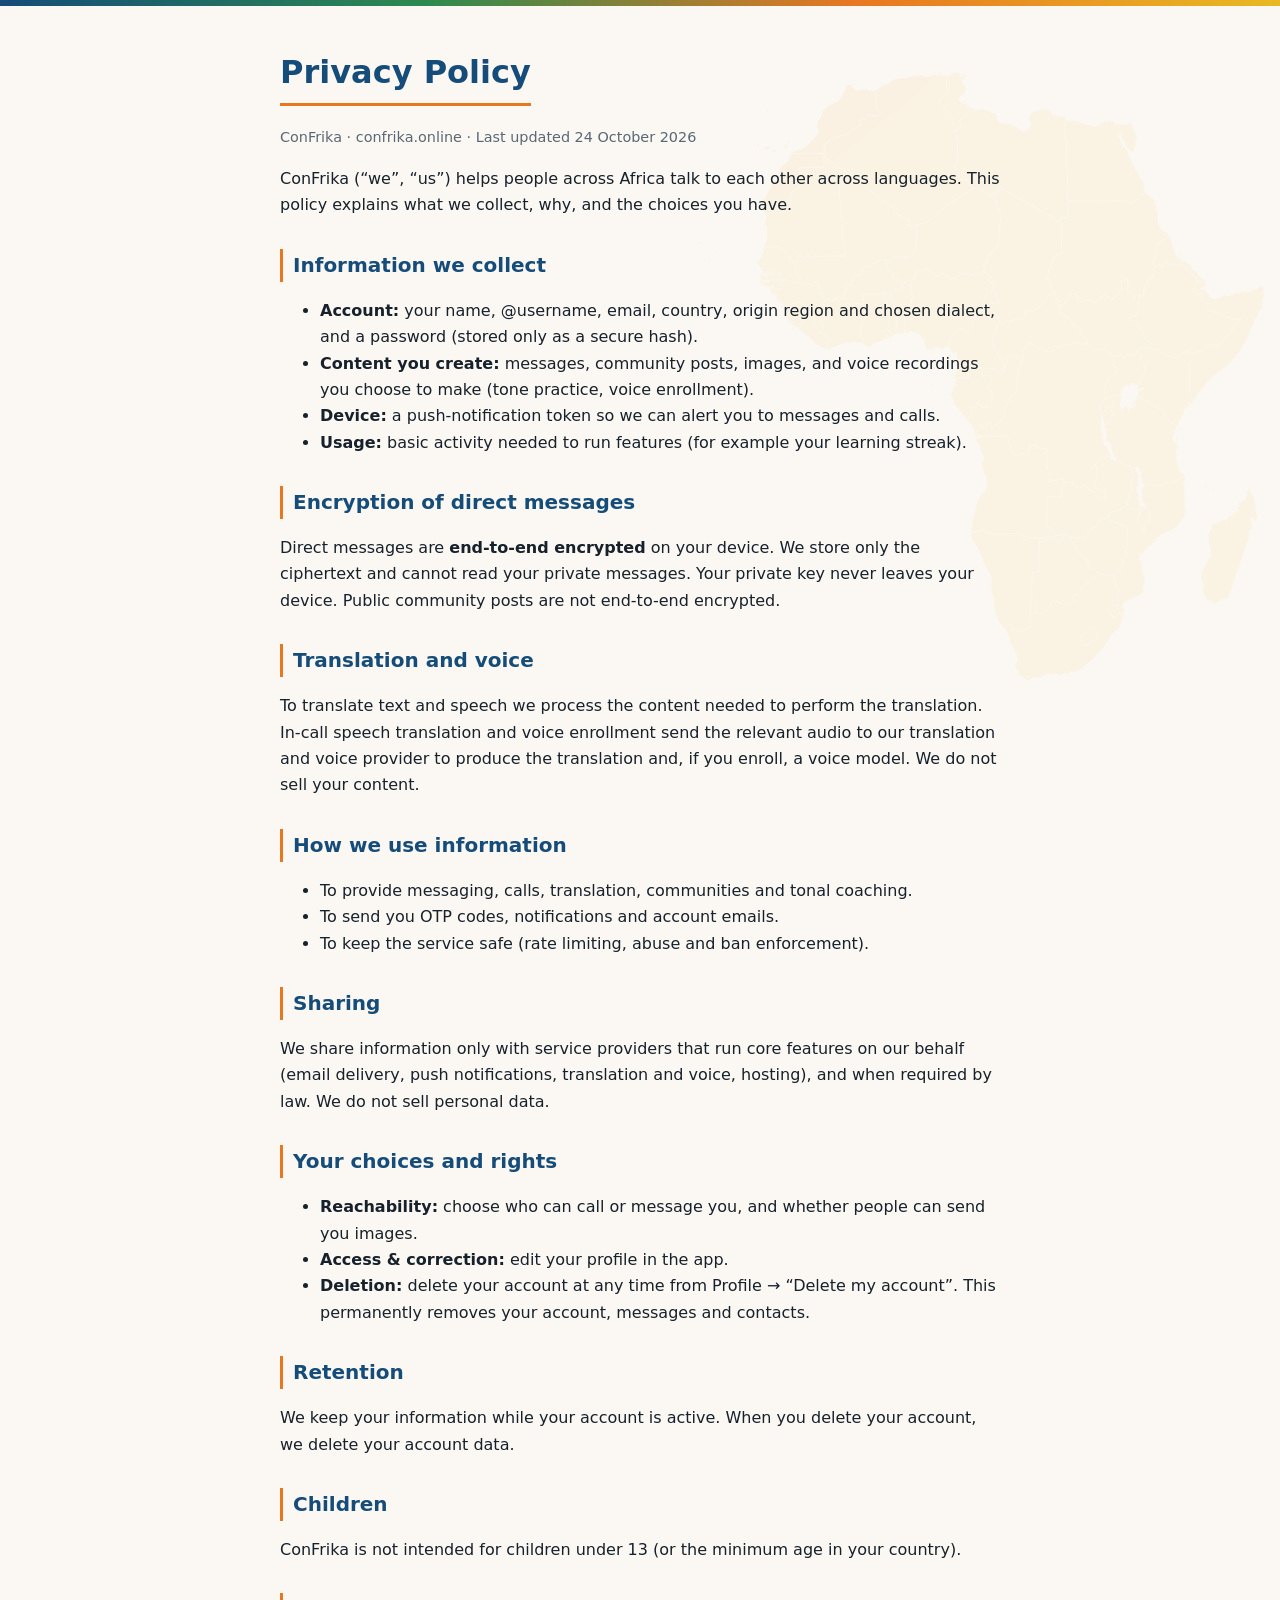
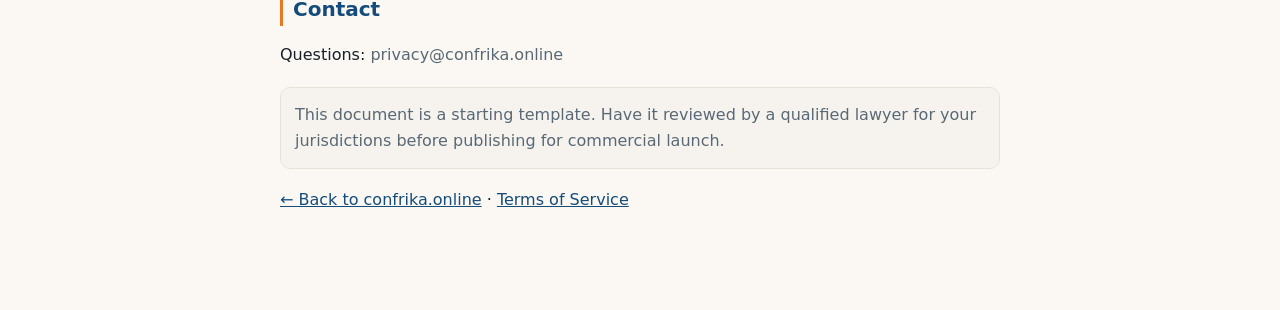
<file: website/privacy.html>
<!doctype html>
<html lang="en"><head>
<meta charset="utf-8">
<meta name="viewport" content="width=device-width, initial-scale=1">
<title>ConFrika, Privacy Policy</title>
<style>
  :root{--bg:#FBF8F3;--fg:#17212B;--muted:#596875;--ocean:#154C79;--sunset:#E87722;--green:#2D8A4E;--gold:#E8B923;--line:#E7E1D8}
  @media (prefers-color-scheme:dark){:root{--bg:#0C1620;--fg:#EAF1F6;--muted:#9BB0C0;--line:#223446}}
  *{box-sizing:border-box} body{margin:0;background:var(--bg);color:var(--fg);
    font-family:system-ui,-apple-system,Segoe UI,Roboto,Arial,sans-serif;line-height:1.65}
  .wrap{max-width:760px;margin:0 auto;padding:40px 20px 80px;position:relative;z-index:1}
  .wm-map{position:fixed;pointer-events:none;z-index:0;right:-30px;top:70px;height:68vh;width:auto;opacity:.07}
  body::before{content:"";display:block;height:6px;background:linear-gradient(90deg,var(--ocean),var(--green),var(--sunset),var(--gold))}
  h1{font-size:2rem;margin:0 0 6px;color:var(--ocean);border-bottom:3px solid var(--sunset);display:inline-block;padding-bottom:4px}
  h2{font-size:1.25rem;margin:30px 0 8px;color:var(--ocean);border-left:3px solid var(--sunset);padding-left:10px}
  .meta{color:var(--muted);font-size:.9rem} a{color:var(--ocean)}
  p,li{color:var(--fg)} .muted{color:var(--muted)}
  .note{border:1px solid var(--line);border-radius:10px;padding:14px;margin:18px 0;background:rgba(0,0,0,.02)}
</style></head><body>
<img class="wm-map" src="africa-map.svg" alt="" aria-hidden="true"><div class="wrap">
<h1>Privacy Policy</h1>
<p class="meta">ConFrika · confrika.online · Last updated 24 October 2026</p>

<p>ConFrika (“we”, “us”) helps people across Africa talk to each other across languages. This policy explains what we collect, why, and the choices you have.</p>

<h2>Information we collect</h2>
<ul>
  <li><b>Account:</b> your name, @username, email, country, origin region and chosen dialect, and a password (stored only as a secure hash).</li>
  <li><b>Content you create:</b> messages, community posts, images, and voice recordings you choose to make (tone practice, voice enrollment).</li>
  <li><b>Device:</b> a push-notification token so we can alert you to messages and calls.</li>
  <li><b>Usage:</b> basic activity needed to run features (for example your learning streak).</li>
</ul>

<h2>Encryption of direct messages</h2>
<p>Direct messages are <b>end-to-end encrypted</b> on your device. We store only the ciphertext and cannot read your private messages. Your private key never leaves your device. Public community posts are not end-to-end encrypted.</p>

<h2>Translation and voice</h2>
<p>To translate text and speech we process the content needed to perform the translation. In-call speech translation and voice enrollment send the relevant audio to our translation and voice provider to produce the translation and, if you enroll, a voice model. We do not sell your content.</p>

<h2>How we use information</h2>
<ul>
  <li>To provide messaging, calls, translation, communities and tonal coaching.</li>
  <li>To send you OTP codes, notifications and account emails.</li>
  <li>To keep the service safe (rate limiting, abuse and ban enforcement).</li>
</ul>

<h2>Sharing</h2>
<p>We share information only with service providers that run core features on our behalf (email delivery, push notifications, translation and voice, hosting), and when required by law. We do not sell personal data.</p>

<h2>Your choices and rights</h2>
<ul>
  <li><b>Reachability:</b> choose who can call or message you, and whether people can send you images.</li>
  <li><b>Access & correction:</b> edit your profile in the app.</li>
  <li><b>Deletion:</b> delete your account at any time from Profile → “Delete my account”. This permanently removes your account, messages and contacts.</li>
</ul>

<h2>Retention</h2>
<p>We keep your information while your account is active. When you delete your account, we delete your account data.</p>

<h2>Children</h2>
<p>ConFrika is not intended for children under 13 (or the minimum age in your country).</p>

<h2>Contact</h2>
<p>Questions: <span class="muted">privacy@confrika.online</span></p>

<div class="note muted">This document is a starting template. Have it reviewed by a qualified lawyer for your jurisdictions before publishing for commercial launch.</div>
<p><a href="index.html">← Back to confrika.online</a> · <a href="terms.html">Terms of Service</a></p>
</div>
<script>try{if(!sessionStorage.getItem('cf_pv')){sessionStorage.setItem('cf_pv','1');fetch('https://confrika-backend.fly.dev/api/v1/metrics/hit?kind=web_pageview',{method:'POST',mode:'no-cors',keepalive:true}).catch(function(){});}}catch(e){}</script>
</body></html>
</file>
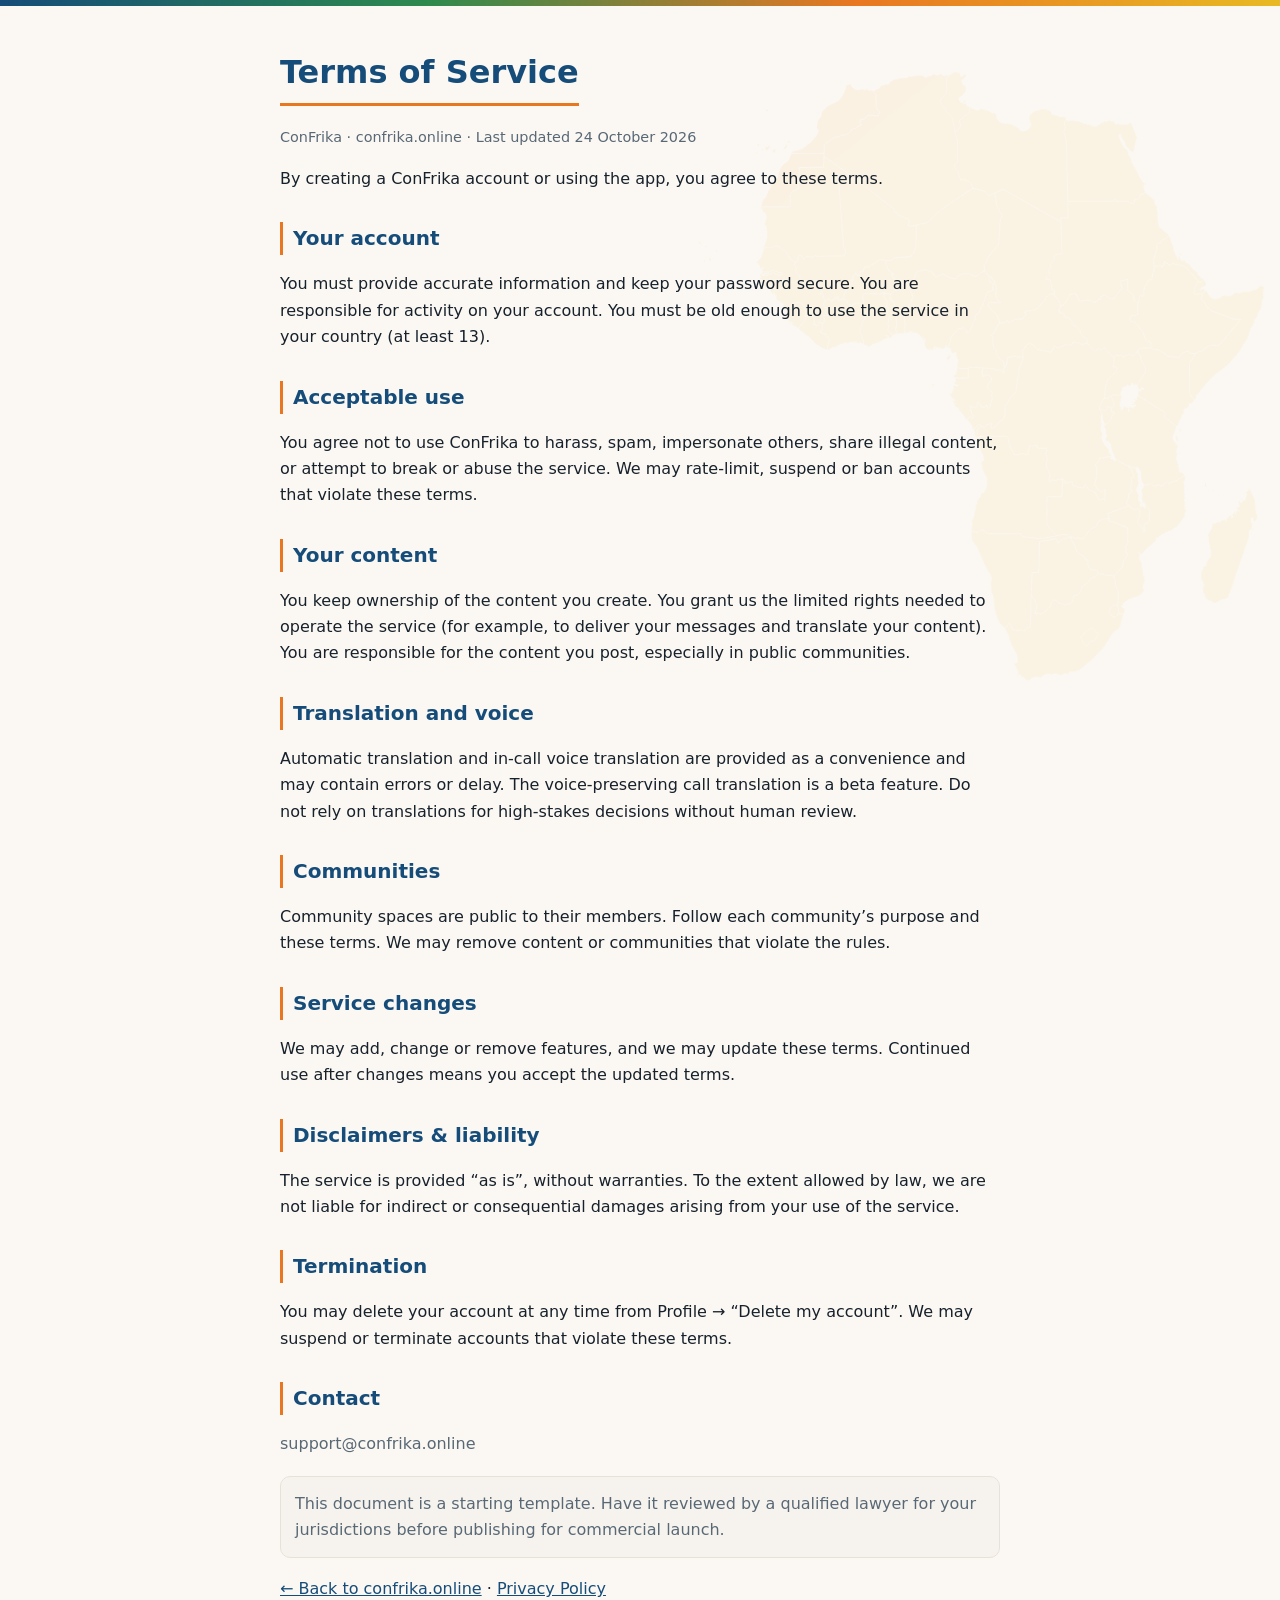
<file: website/terms.html>
<!doctype html>
<html lang="en"><head>
<meta charset="utf-8">
<meta name="viewport" content="width=device-width, initial-scale=1">
<title>ConFrika, Terms of Service</title>
<style>
  :root{--bg:#FBF8F3;--fg:#17212B;--muted:#596875;--ocean:#154C79;--sunset:#E87722;--green:#2D8A4E;--gold:#E8B923;--line:#E7E1D8}
  @media (prefers-color-scheme:dark){:root{--bg:#0C1620;--fg:#EAF1F6;--muted:#9BB0C0;--line:#223446}}
  *{box-sizing:border-box} body{margin:0;background:var(--bg);color:var(--fg);
    font-family:system-ui,-apple-system,Segoe UI,Roboto,Arial,sans-serif;line-height:1.65}
  .wrap{max-width:760px;margin:0 auto;padding:40px 20px 80px;position:relative;z-index:1}
  .wm-map{position:fixed;pointer-events:none;z-index:0;right:-30px;top:70px;height:68vh;width:auto;opacity:.07}
  body::before{content:"";display:block;height:6px;background:linear-gradient(90deg,var(--ocean),var(--green),var(--sunset),var(--gold))}
  h1{font-size:2rem;margin:0 0 6px;color:var(--ocean);border-bottom:3px solid var(--sunset);display:inline-block;padding-bottom:4px}
  h2{font-size:1.25rem;margin:30px 0 8px;color:var(--ocean);border-left:3px solid var(--sunset);padding-left:10px}
  .meta{color:var(--muted);font-size:.9rem} a{color:var(--ocean)} .muted{color:var(--muted)}
  .note{border:1px solid var(--line);border-radius:10px;padding:14px;margin:18px 0;background:rgba(0,0,0,.02)}
</style></head><body>
<img class="wm-map" src="africa-map.svg" alt="" aria-hidden="true"><div class="wrap">
<h1>Terms of Service</h1>
<p class="meta">ConFrika · confrika.online · Last updated 24 October 2026</p>

<p>By creating a ConFrika account or using the app, you agree to these terms.</p>

<h2>Your account</h2>
<p>You must provide accurate information and keep your password secure. You are responsible for activity on your account. You must be old enough to use the service in your country (at least 13).</p>

<h2>Acceptable use</h2>
<p>You agree not to use ConFrika to harass, spam, impersonate others, share illegal content, or attempt to break or abuse the service. We may rate-limit, suspend or ban accounts that violate these terms.</p>

<h2>Your content</h2>
<p>You keep ownership of the content you create. You grant us the limited rights needed to operate the service (for example, to deliver your messages and translate your content). You are responsible for the content you post, especially in public communities.</p>

<h2>Translation and voice</h2>
<p>Automatic translation and in-call voice translation are provided as a convenience and may contain errors or delay. The voice-preserving call translation is a beta feature. Do not rely on translations for high-stakes decisions without human review.</p>

<h2>Communities</h2>
<p>Community spaces are public to their members. Follow each community’s purpose and these terms. We may remove content or communities that violate the rules.</p>

<h2>Service changes</h2>
<p>We may add, change or remove features, and we may update these terms. Continued use after changes means you accept the updated terms.</p>

<h2>Disclaimers &amp; liability</h2>
<p>The service is provided “as is”, without warranties. To the extent allowed by law, we are not liable for indirect or consequential damages arising from your use of the service.</p>

<h2>Termination</h2>
<p>You may delete your account at any time from Profile → “Delete my account”. We may suspend or terminate accounts that violate these terms.</p>

<h2>Contact</h2>
<p class="muted">support@confrika.online</p>

<div class="note muted">This document is a starting template. Have it reviewed by a qualified lawyer for your jurisdictions before publishing for commercial launch.</div>
<p><a href="index.html">← Back to confrika.online</a> · <a href="privacy.html">Privacy Policy</a></p>
</div>
<script>try{if(!sessionStorage.getItem('cf_pv')){sessionStorage.setItem('cf_pv','1');fetch('https://confrika-backend.fly.dev/api/v1/metrics/hit?kind=web_pageview',{method:'POST',mode:'no-cors',keepalive:true}).catch(function(){});}}catch(e){}</script>
</body></html>
</file>
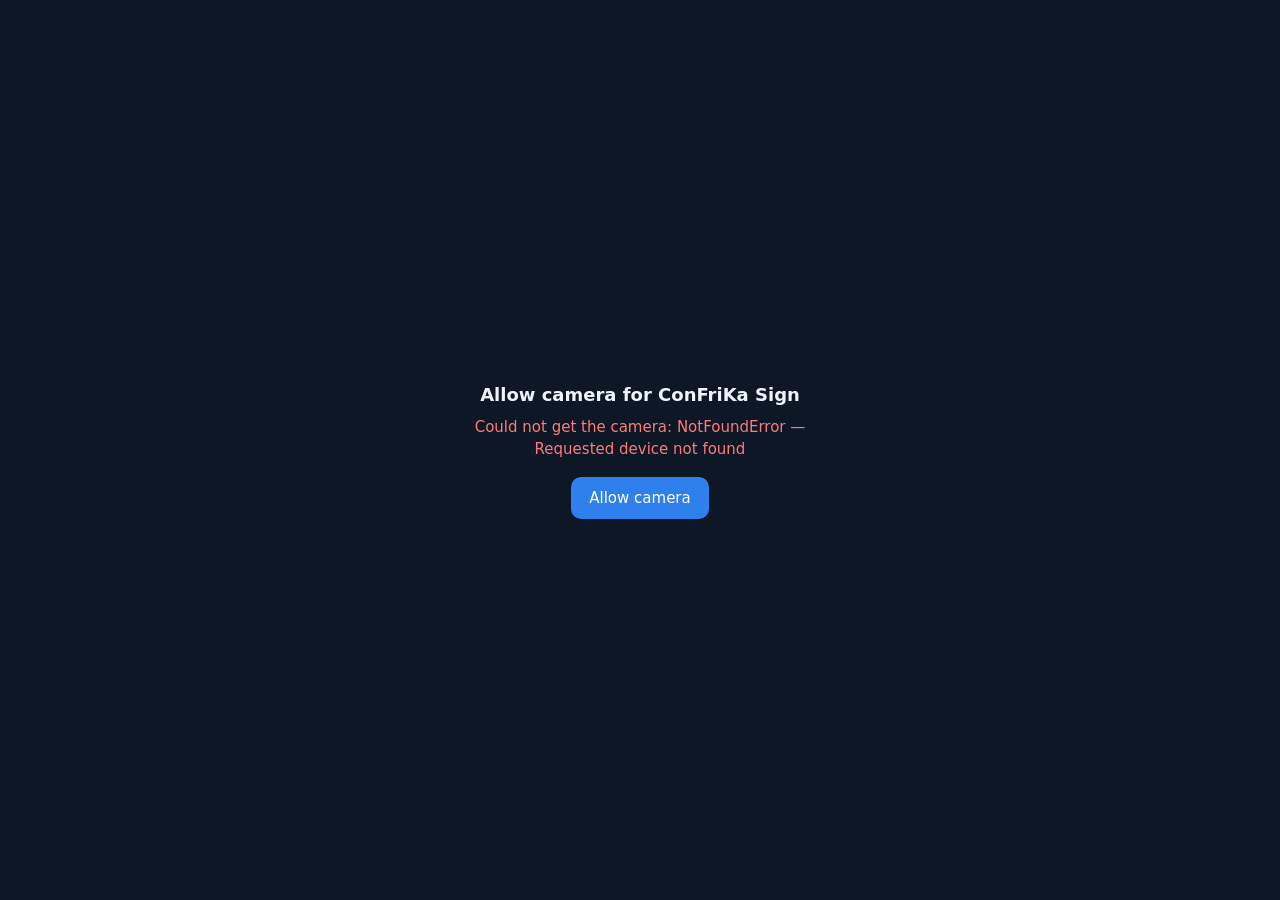
<file: apps/browser-extension/permission.html>
<!doctype html>
<html lang="en">
<head>
<meta charset="utf-8">
<meta name="viewport" content="width=device-width, initial-scale=1">
<title>ConFriKa Sign — allow camera</title>
<style>
  :root { color-scheme: light dark; }
  body { margin: 0; font: 15px/1.5 system-ui, sans-serif; background: #0e1726; color: #eef3fb;
         display: flex; min-height: 100vh; align-items: center; justify-content: center; }
  main { max-width: 340px; padding: 24px; text-align: center; }
  h1 { font-size: 18px; margin: 0 0 8px; }
  p { color: #b7c3d6; margin: 0 0 16px; }
  .ok { color: #46d39a; font-weight: 600; }
  .err { color: #ff7a7a; }
  button { font: inherit; padding: 10px 18px; border: 0; border-radius: 10px;
           background: #2f80ed; color: #fff; cursor: pointer; }
</style>
</head>
<body>
<main>
  <h1>Allow camera for ConFriKa Sign</h1>
  <p id="msg">Click “Allow” when Chrome asks, so your signing can be read from the camera. You only need to do this once.</p>
  <button id="grant">Allow camera</button>
</main>
<script src="permission.js"></script>
</body>
</html>
</file>
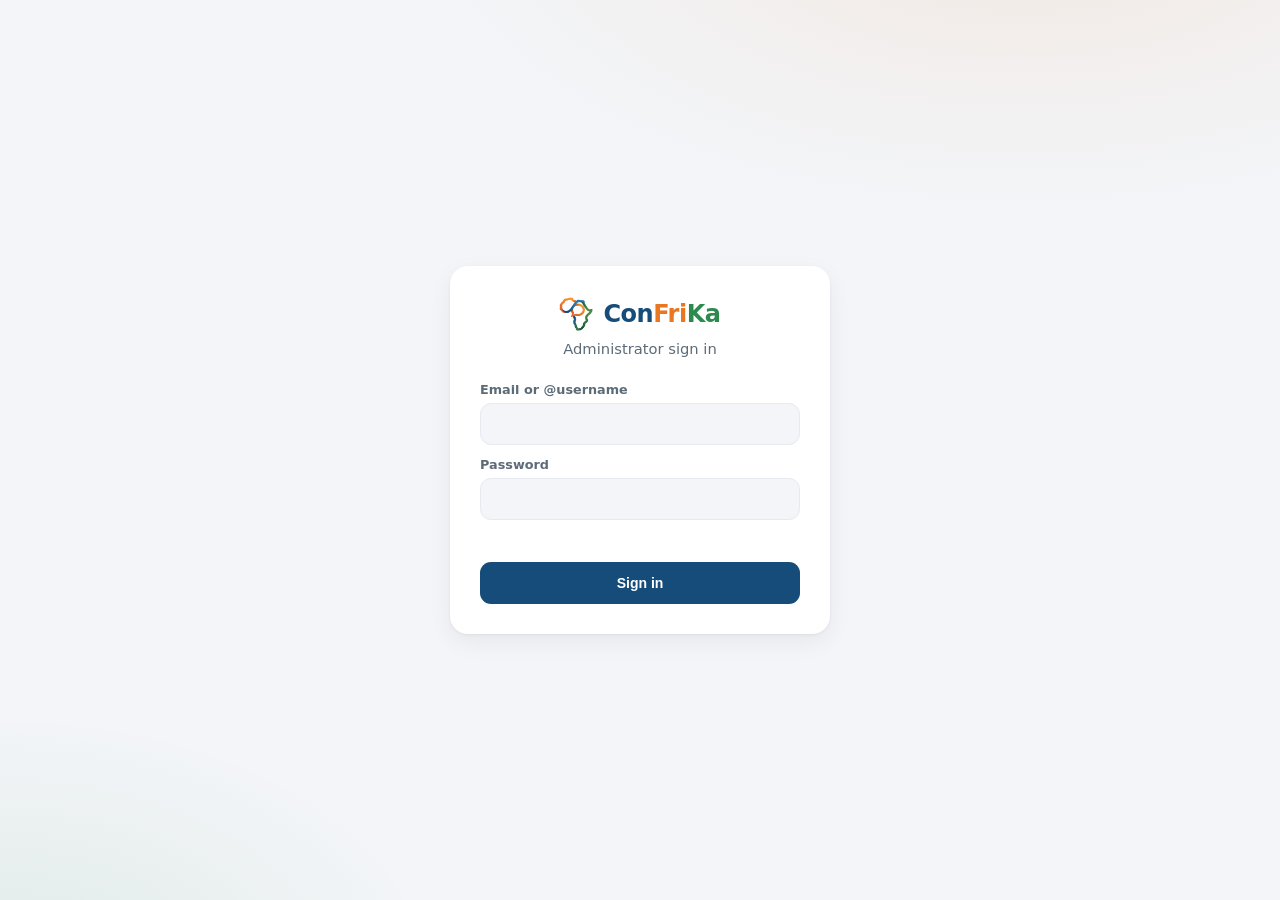
<file: backend/static/admin.html>
<!doctype html>
<html lang="en">
<head>
<meta charset="utf-8" />
<meta name="viewport" content="width=device-width, initial-scale=1" />
<title>ConFriKa Admin</title>
<style>
  :root{
    --ocean:#154C79; --ocean-deep:#0E3A5F; --green:#2D8A4E; --sunset:#E87722;
    --bg:#F3F5F8; --card:#FFFFFF; --fg:#17212B; --muted:#5C6B78; --line:#E6EAF0;
    --shadow:0 1px 3px rgba(16,32,48,.06),0 8px 24px rgba(16,32,48,.06);
  }
  @media (prefers-color-scheme:dark){:root{
    --bg:#0C1620; --card:#13212E; --fg:#EAF1F6; --muted:#9BB0C0; --line:#233446;
    --shadow:0 1px 3px rgba(0,0,0,.4);
  }}
  *{box-sizing:border-box}
  body{margin:0;background:var(--bg);color:var(--fg);
    font-family:system-ui,-apple-system,"Segoe UI",Roboto,Arial,sans-serif;line-height:1.5}
  img{max-width:100%}
  .brand{display:flex;align-items:center;gap:10px;font-weight:800;letter-spacing:-.02em}
  .brand img{width:34px;height:34px}
  .brand .c{color:var(--ocean)}.brand .f{color:var(--sunset)}.brand .k{color:var(--green)}

  /* login */
  #loginView{min-height:100vh;display:grid;place-items:center;padding:20px;
    background:radial-gradient(1000px 500px at 80% -10%,rgba(232,119,34,.10),transparent 60%),
      radial-gradient(800px 500px at 0% 110%,rgba(45,138,78,.10),transparent 55%),var(--bg)}
  .login{width:100%;max-width:380px;background:var(--card);padding:30px;border-radius:18px;box-shadow:var(--shadow)}
  .login .brand{font-size:1.5rem;justify-content:center;margin-bottom:6px}
  .login p{margin:0 0 20px;color:var(--muted);font-size:.92rem;text-align:center}
  label{display:block;font-size:.8rem;color:var(--muted);margin:10px 0 4px;font-weight:600}
  input{width:100%;padding:12px 14px;border:1px solid var(--line);border-radius:11px;font-size:14px;
    background:var(--bg);color:var(--fg)}
  input:focus{outline:2px solid var(--ocean);outline-offset:0;border-color:transparent}
  .btn{background:var(--ocean);color:#fff;border:0;padding:13px;border-radius:11px;width:100%;
    font-weight:700;cursor:pointer;font-size:14px;margin-top:16px}
  .btn:hover{background:var(--ocean-deep)}
  .err{color:#dc2626;font-size:13px;min-height:18px;margin-top:8px;text-align:center}

  /* app shell */
  header{position:sticky;top:0;z-index:10;background:var(--ocean);color:#fff;
    display:flex;align-items:center;gap:12px;padding:12px 20px;box-shadow:var(--shadow)}
  header .brand{color:#fff;font-size:1.15rem}
  header .brand .c,header .brand .f,header .brand .k{color:#fff}
  header .tag{font-size:.7rem;letter-spacing:.12em;text-transform:uppercase;
    background:rgba(255,255,255,.16);padding:3px 9px;border-radius:20px}
  header .sp{flex:1}
  header .who{font-size:.9rem;opacity:.9}
  header button{background:rgba(255,255,255,.14);color:#fff;border:0;padding:8px 14px;
    border-radius:9px;cursor:pointer;font-weight:600}
  header button:hover{background:rgba(255,255,255,.24)}
  main{max-width:1160px;margin:0 auto;padding:22px 20px 60px}

  /* stat tiles */
  .tiles{display:grid;grid-template-columns:repeat(auto-fill,minmax(150px,1fr));gap:14px;margin-bottom:22px}
  .tile{background:var(--card);border:1px solid var(--line);border-radius:14px;padding:16px;box-shadow:var(--shadow)}
  .tile .n{font-size:1.9rem;font-weight:800;line-height:1.1}
  .tile .l{font-size:.78rem;color:var(--muted);text-transform:uppercase;letter-spacing:.04em;margin-top:3px}
  .tile.a .n{color:var(--ocean)} .tile.b .n{color:var(--green)} .tile.c .n{color:var(--sunset)}
  .tile.d .n{color:#dc2626}

  .row{display:grid;grid-template-columns:320px 1fr;gap:20px;align-items:start}
  @media(max-width:820px){.row{grid-template-columns:1fr}}
  .panel{background:var(--card);border:1px solid var(--line);border-radius:16px;padding:18px;box-shadow:var(--shadow)}
  .panel h2{margin:0 0 14px;font-size:1rem;display:flex;align-items:center;gap:8px}
  .panel h2 .dot{width:8px;height:8px;border-radius:50%;background:var(--sunset)}

  .cc{margin-bottom:12px} .cc .t{display:flex;justify-content:space-between;font-size:.86rem;margin-bottom:4px}
  .bar{height:9px;background:var(--line);border-radius:6px;overflow:hidden}
  .bar>i{display:block;height:100%;background:linear-gradient(90deg,var(--ocean),var(--green))}

  .search{display:flex;gap:8px;margin-bottom:12px}
  .search input{padding:10px 12px}
  table{width:100%;border-collapse:collapse;font-size:13px}
  th{text-align:left;color:var(--muted);font-weight:600;padding:8px 6px;border-bottom:2px solid var(--line);font-size:.75rem;text-transform:uppercase;letter-spacing:.03em}
  td{padding:10px 6px;border-bottom:1px solid var(--line);vertical-align:middle}
  .u{display:flex;align-items:center;gap:10px}
  .av{width:34px;height:34px;border-radius:50%;background:var(--ocean);color:#fff;display:grid;place-items:center;font-weight:700;font-size:.8rem;flex:none;overflow:hidden}
  .av img{width:100%;height:100%;object-fit:cover}
  .u .em{color:var(--muted);font-size:.78rem}
  .pill{display:inline-block;padding:3px 10px;border-radius:20px;font-size:11px;font-weight:700}
  .pill.ban{background:#fde8e8;color:#b91c1c}.pill.ok{background:#e4f6ea;color:#166534}.pill.adm{background:#e2ecfa;color:#1e40af}
  @media (prefers-color-scheme:dark){.pill.ban{background:#3a1a1a}.pill.ok{background:#17311f}.pill.adm{background:#16263f}}
  .act{border:0;border-radius:8px;padding:6px 12px;cursor:pointer;font-weight:600;font-size:12px}
  .act.ban{background:#fde8e8;color:#b91c1c}.act.unban{background:#e4f6ea;color:#166534}
  .act:hover{filter:brightness(.96)}
  .muted{color:var(--muted)} .hide{display:none!important}
</style>
</head>
<body>
<div id="loginView">
  <div class="login">
    <div class="brand"><img id="logo1" alt=""><span><span class="c">Con</span><span class="f">Fri</span><span class="k">Ka</span></span></div>
    <p>Administrator sign in</p>
    <label for="email">Email or @username</label>
    <input id="email" autocomplete="username" />
    <label for="password">Password</label>
    <input id="password" type="password" autocomplete="current-password" />
    <div class="err" id="loginErr"></div>
    <button class="btn" onclick="login()">Sign in</button>
  </div>
</div>

<div id="appView" class="hide">
  <header>
    <div class="brand"><img id="logo2" alt=""><span><span class="c">Con</span><span class="f">Fri</span><span class="k">ka</span></span></div>
    <span class="tag">Admin</span>
    <span class="sp"></span>
    <span class="who" id="who"></span>
    <button onclick="logout()">Sign out</button>
  </header>
  <main>
    <style>
      .shell{display:grid;grid-template-columns:210px 1fr;gap:20px;align-items:start}
      @media(max-width:720px){.shell{grid-template-columns:1fr}.side{position:static !important;flex-direction:row !important;flex-wrap:wrap}}
      .side{display:flex;flex-direction:column;gap:8px;position:sticky;top:78px}
      .navitem{display:flex;align-items:center;gap:8px;text-align:left;background:var(--card);
        border:1px solid var(--line);border-radius:11px;padding:12px 14px;font-weight:700;
        font-size:.95rem;color:var(--fg);cursor:pointer;flex:1 0 auto}
      .navitem:hover{border-color:var(--ocean)}
      .navitem.active{background:var(--ocean);color:#fff;border-color:transparent}
      .sec{display:none} .sec.active{display:block}
      .sectitle{font-size:1.35rem;font-weight:800;margin:0 0 16px}
      .grouplabel{font-size:.72rem;font-weight:800;text-transform:uppercase;letter-spacing:.07em;
        color:var(--muted);margin:20px 0 8px}
      .tile .note{font-size:.66rem;color:var(--muted);margin-top:4px}
      .row2{display:grid;grid-template-columns:1fr 1fr;gap:16px}
      @media(max-width:620px){.row2{grid-template-columns:1fr}}
      .legend{display:flex;gap:14px;font-size:.78rem;margin-top:6px;flex-wrap:wrap}
      .legend b{font-weight:800}
      .panel{margin-bottom:0}
      .chartcard{margin-bottom:18px}
      /* Headline KPI strip. */
      .kpistrip{display:grid;grid-template-columns:repeat(auto-fit,minmax(132px,1fr));gap:12px;margin-bottom:18px}
      .kpi{border-radius:14px;padding:14px 16px;color:#fff;box-shadow:var(--shadow);
        background:linear-gradient(135deg,var(--ocean),var(--ocean-deep))}
      .kpi:nth-child(4n+2){background:linear-gradient(135deg,var(--green),#1f6a3a)}
      .kpi:nth-child(4n+3){background:linear-gradient(135deg,var(--sunset),#b85812)}
      .kpi:nth-child(4n+4){background:linear-gradient(135deg,#C99A1F,#8a6a12)}
      .kpi .n{font-size:1.8rem;font-weight:800;line-height:1.1}
      .kpi .l{font-size:.7rem;opacity:.9;text-transform:uppercase;letter-spacing:.04em;margin-top:3px}
      #fin .kpi .n{font-size:1.45rem}
      /* Grouped KPI cards: two-up, flat number tiles inside each card. */
      .groups{display:grid;grid-template-columns:repeat(2,1fr);gap:16px;margin-bottom:18px}
      @media(max-width:760px){.groups{grid-template-columns:1fr}}
      .group{background:var(--card);border:1px solid var(--line);border-radius:16px;
        padding:16px 18px;box-shadow:var(--shadow)}
      .group .grouplabel{margin:0 0 12px}
      .group .tiles{margin:0;grid-template-columns:repeat(auto-fill,minmax(120px,1fr))}
      .group .tile{background:transparent;border:0;box-shadow:none;padding:4px 2px}
      .group .tile .n{font-size:1.7rem}
    </style>
    <div class="shell">
      <aside class="side">
        <button class="navitem active" data-sec="overview">Overview</button>
        <button class="navitem" data-sec="users">Users</button>
        <button class="navitem" data-sec="communities">Communities</button>
        <button class="navitem" data-sec="teachers">Teachers</button>
        <button class="navitem" data-sec="payouts">Payouts</button>
        <button class="navitem" data-sec="finance">Finance</button>
        <button class="navitem" data-sec="extension">Extension</button>
        <button class="navitem" data-sec="moderation">Moderation</button>
      </aside>
      <div class="content">
        <section class="sec active" id="sec-overview">
          <h1 class="sectitle">Overview</h1>

          <!-- Headline KPI strip -->
          <div class="kpistrip" id="kpi"></div>

          <!-- Daily usage chart up top -->
          <div class="panel chartcard">
            <h2><span class="dot"></span>Daily usage · last 14 days</h2>
            <div id="signal"></div>
          </div>

          <!-- Key figures, grouped -->
          <div class="groups">
            <div class="group">
              <div class="grouplabel">People</div>
              <div class="tiles" id="t-people"></div>
            </div>
            <div class="group">
              <div class="grouplabel">Activity</div>
              <div class="tiles" id="t-activity"></div>
            </div>
            <div class="group">
              <div class="grouplabel">Reach</div>
              <div class="tiles" id="t-reach"></div>
            </div>
            <div class="group">
              <div class="grouplabel">Teach &amp; Earn &amp; content</div>
              <div class="tiles" id="t-teach"></div>
            </div>
          </div>

          <!-- Geographic breakdown -->
          <div class="row2">
            <div class="panel">
              <h2><span class="dot"></span>Users by country</h2>
              <div id="countries"></div>
            </div>
            <div class="panel">
              <h2><span class="dot"></span>Calls by country</h2>
              <div id="callsCountry"></div>
            </div>
          </div>
        </section>

        <section class="sec" id="sec-users">
          <h1 class="sectitle">Users</h1>
          <div class="panel">
            <div class="search">
              <input id="q" placeholder="Search by username, email or name" oninput="debouncedUsers()" />
            </div>
            <table><thead><tr><th>User</th><th>Country</th><th>Status</th><th></th></tr></thead>
            <tbody id="users"></tbody></table>
          </div>
        </section>

        <section class="sec" id="sec-teachers">
          <h1 class="sectitle">Teachers</h1>
          <div class="panel">
            <div class="search">
              <input id="tq" placeholder="Search teacher by name or language" oninput="debouncedTeachers()" />
            </div>
            <table><thead><tr><th>Teacher</th><th>Confirmed</th><th>Reward</th><th>Status</th><th></th></tr></thead>
            <tbody id="teachers"></tbody></table>
          </div>
        </section>

        <section class="sec" id="sec-payouts">
          <h1 class="sectitle">Payout requests</h1>
          <div class="panel">
            <div id="withdrawals"></div>
          </div>
        </section>

        <section class="sec" id="sec-finance">
          <h1 class="sectitle">Finance</h1>
          <div class="kpistrip" id="fin"></div>
          <p class="muted" style="font-size:.82rem;margin-top:14px;max-width:70ch">
            <b>Available balance</b> = total income − money paid to teachers.
            Income is recognised from verified Pro purchases since revenue
            tracking shipped; ad revenue and purchases made before then are not
            included. "Owed to teachers" is the outstanding reward liability.
          </p>
        </section>

        <section class="sec" id="sec-communities">
          <h1 class="sectitle">Communities</h1>
          <div class="panel">
            <table><thead><tr><th>Community</th><th>Category</th><th>Members</th><th>Posts</th></tr></thead>
            <tbody id="communities"></tbody></table>
          </div>
        </section>

        <section class="sec" id="sec-extension">
          <h1 class="sectitle">Browser extension</h1>
          <div class="kpistrip" id="ext"></div>
          <div class="panel" style="margin-top:14px">
            <h2><span class="dot"></span>Recent installs &amp; usage</h2>
            <table><thead><tr><th>Install</th><th>Account</th><th>Version</th><th>Opens</th><th>Recognitions</th><th>Last seen</th></tr></thead>
            <tbody id="ext-recent"></tbody></table>
          </div>
          <p class="muted" style="font-size:.82rem;margin-top:12px;max-width:70ch">
            Each install reports a stable anonymous id; when the user signs in to
            the extension, their account is attached so usage is attributable.
            "Active" counts installs seen within the window.
          </p>
        </section>

        <section class="sec" id="sec-moderation">
          <h1 class="sectitle">Moderation</h1>
          <div class="panel">
            <h2><span class="dot"></span>Recent public posts</h2>
            <div id="content"></div>
          </div>
        </section>
      </div>
    </div>
  </main>
</div>

<script>
const LOGO = "[data-uri]";
document.getElementById('logo1').src = LOGO;
document.getElementById('logo2').src = LOGO;
const API = location.origin + '/api/v1';
const MEDIA = location.origin;
let token = localStorage.getItem('confrika_admin_token') || '';

async function api(path, opts={}){
  const r = await fetch(API+path, {...opts, headers:{'Content-Type':'application/json','Authorization':'Bearer '+token, ...(opts.headers||{})}});
  if(!r.ok){ const b=await r.json().catch(()=>({})); throw new Error(b.detail||('Error '+r.status)); }
  return r.json();
}
async function login(){
  const err=document.getElementById('loginErr'); err.textContent='';
  try{
    const data = await (await fetch(API+'/auth/login',{method:'POST',headers:{'Content-Type':'application/json'},
      body:JSON.stringify({email_or_username:email.value.trim(),password:password.value})})).json();
    if(!data.access_token) throw new Error(data.detail||'Login failed');
    token = data.access_token;
    const me = await (await fetch(API+'/admin/me',{headers:{'Authorization':'Bearer '+token}})).json();
    if(!me.is_admin) throw new Error('This account is not an administrator.');
    localStorage.setItem('confrika_admin_token', token);
    showApp(me);
  }catch(e){ err.textContent = e.message; }
}
function logout(){ localStorage.removeItem('confrika_admin_token'); token=''; location.reload(); }
function showApp(me){
  document.getElementById('loginView').classList.add('hide');
  document.getElementById('appView').classList.remove('hide');
  document.getElementById('who').textContent = me.full_name || me.username;
  loadStats(); loadUsers(); loadTeachers(); loadWithdrawals(); loadCommunities(); loadModeration(); loadFinance(); loadExtension();
}
function initials(n){return (n||'?').trim().split(/\s+/).slice(0,2).map(w=>w[0]).join().toUpperCase();}
function _tiles(el, items, s){
  document.getElementById(el).innerHTML = items.map(([k,l,c,note])=>
    `<div class="tile ${c}"><div class="n">${s[k]??0}</div><div class="l">${l}</div>${note?`<div class="note">${note}</div>`:''}</div>`).join('');
}
async function loadStats(){
  const s = await api('/admin/stats');
  const kpi=[['total_users','Total users'],['new_users_7d','New · 7 days'],['messages_24h','Messages · 24h'],['calls_total','Calls'],['web_pageviews','Website views'],['registered_devices','Installs']];
  document.getElementById('kpi').innerHTML = kpi.map(([k,l])=>`<div class="kpi"><div class="n">${s[k]??0}</div><div class="l">${l}</div></div>`).join('');
  _tiles('t-people', [['total_users','Total users','a'],['verified_users','Verified','b'],['banned_users','Banned','d'],['total_countries','Countries','a']], s);
  _tiles('t-activity', [['new_users_24h','New users · 24h','b'],['new_users_7d','New users · 7d','a'],['messages_24h','Messages · 24h','c'],['calls_total','Calls · all time','a']], s);
  _tiles('t-reach', [['web_pageviews','Website views','a'],['app_opens','App opens','b'],['ext_opens','Extension opens','c'],['registered_devices','Installs','a','registered devices']], s);
  _tiles('t-teach', [['teachers','Teachers','c'],['verified_teachers','Verified','b'],['reward_owed','Rewards owed','c'],['pending_withdrawals','Pending payouts','d'],['total_communities','Communities','a'],['direct_messages','Direct msgs','a'],['global_messages','Global msgs','b']], s);
  const max = Math.max(1, ...s.users_by_country.map(c=>c.count));
  document.getElementById('countries').innerHTML = s.users_by_country.map(c=>
    `<div class="cc"><div class="t"><span>${c.country||'—'}</span><b>${c.count}</b></div><div class="bar"><i style="width:${c.count/max*100}%"></i></div></div>`
  ).join('') || '<p class="muted">No data yet</p>';
  // Calls by country.
  const cbc = s.calls_by_country || [];
  const cmax = Math.max(1, ...cbc.map(c=>c.count));
  document.getElementById('callsCountry').innerHTML = cbc.map(c=>
    `<div class="cc"><div class="t"><span>${c.country||'—'}</span><b>${c.count}</b></div><div class="bar"><i style="width:${c.count/cmax*100}%"></i></div></div>`
  ).join('') || '<p class="muted">No calls yet</p>';
  // Daily usage signal chart.
  document.getElementById('signal').innerHTML = drawSignal(s.daily || []);
}
function drawSignal(data){
  if(!data.length) return '<p class="muted">No activity yet</p>';
  const W=640,H=170,P=26,n=data.length;
  const maxV=Math.max(1,...data.map(d=>Math.max(d.messages,d.calls,d.signups)));
  const x=i=> P + (W-2*P)*(n<=1?0:i/(n-1));
  const y=v=> (H-P) - (H-2*P)*(v/maxV);
  const pts=k=> data.map((d,i)=>`${x(i).toFixed(1)},${y(d[k]).toFixed(1)}`).join(' ');
  const line=(k,c)=>`<polyline fill="none" stroke="${c}" stroke-width="2.5" stroke-linejoin="round" stroke-linecap="round" points="${pts(k)}"/>`;
  const area=(k,c)=>`<polygon fill="${c}" opacity=".12" points="${x(0).toFixed(1)},${y(0).toFixed(1)} ${pts(k)} ${x(n-1).toFixed(1)},${y(0).toFixed(1)}"/>`;
  const gridY=[0,.5,1].map(f=>`<line x1="${P}" x2="${W-P}" y1="${y(maxV*f)}" y2="${y(maxV*f)}" stroke="var(--line)" stroke-width="1"/>`).join('');
  const labels=data.map((d,i)=> (i%2===0)?`<text x="${x(i).toFixed(1)}" y="${H-7}" font-size="9" text-anchor="middle" fill="var(--muted)">${d.date}</text>`:'').join('');
  return `<svg viewBox="0 0 ${W} ${H}" style="width:100%;height:auto">${gridY}${area('messages','#154C79')}${line('messages','#154C79')}${line('calls','#E87722')}${line('signups','#2D8A4E')}${labels}
    <text x="${P}" y="14" font-size="9" fill="var(--muted)">peak ${maxV}</text></svg>
    <div class="legend"><b style="color:#154C79">● Messages</b><b style="color:#E87722">● Calls</b><b style="color:#2D8A4E">● Signups</b></div>`;
}
async function loadFinance(){
  const f = await api('/admin/finance');
  const items=[['total_income','Total income'],['paid_to_teachers','Paid to teachers'],['owed_to_teachers','Owed to teachers'],['available_balance','Available balance'],['pro_users','Pro users']];
  document.getElementById('fin').innerHTML = items.map(([k,l])=>`<div class="kpi"><div class="n">${f[k]??'—'}</div><div class="l">${l}</div></div>`).join('');
}
async function loadExtension(){
  const s = await api('/admin/extension');
  const items=[['total_installs','Total installs'],['active_installs_24h','Active · 24h'],['active_installs_7d','Active · 7d'],['signed_in_installs','Signed-in'],['anonymous_installs','Anonymous'],['total_opens','Opens'],['total_recognitions','Recognitions']];
  document.getElementById('ext').innerHTML = items.map(([k,l])=>`<div class="kpi"><div class="n">${s[k]??0}</div><div class="l">${l}</div></div>`).join('');
  const fmt=(iso)=>{ if(!iso) return '—'; const d=new Date(iso.endsWith('Z')?iso:iso+'Z'); return isNaN(d)?'—':d.toLocaleString(); };
  document.getElementById('ext-recent').innerHTML = (s.recent||[]).map(r=>
    `<tr><td class="em">${r.install_id}</td><td>${r.signed_in?('<b>'+r.account+'</b>'):('<span class="muted">'+r.account+'</span>')}</td><td>${r.version||'—'}</td><td>${r.opens}</td><td>${r.recognitions}</td><td>${fmt(r.last_seen)}</td></tr>`
  ).join('') || '<tr><td colspan="6" class="muted">No installs yet.</td></tr>';
}
async function loadCommunities(){
  const list = await api('/admin/communities');
  document.getElementById('communities').innerHTML = list.map(c=>
    `<tr><td><div class="u"><div><b>${c.icon||''} ${c.name}</b>${c.is_default?' <span class="pill adm">Default</span>':''}<div class="em">${c.slug}</div></div></div></td><td>${c.category||''}</td><td>${c.members}</td><td>${c.posts}</td></tr>`
  ).join('') || '<tr><td colspan="4" class="muted">No communities yet</td></tr>';
}
function esc(t){return (t||'').replace(/[&<>]/g,m=>({'&':'&amp;','<':'&lt;','>':'&gt;'}[m]));}
async function loadModeration(){
  const list = await api('/admin/content/recent');
  document.getElementById('content').innerHTML = list.map(m=>
    `<div class="cc"><div class="t"><span><b>${m.username}</b> · ${m.channel}</span><span class="muted">${(m.created_at||'').slice(0,16).replace('T',' ')}</span></div><div>${esc(m.text)}</div></div>`
  ).join('') || '<p class="muted">No public posts yet</p>';
}
async function loadUsers(){
  const q = document.getElementById('q').value.trim();
  const list = await api('/admin/users'+(q?('?q='+encodeURIComponent(q)):''));
  document.getElementById('users').innerHTML = list.map(u=>{
    const av = u.avatar_url ? `<img src="${MEDIA+u.avatar_url}" alt="">` : initials(u.full_name);
    const status = u.is_admin?'<span class="pill adm">Admin</span>':(u.is_banned?'<span class="pill ban">Banned</span>':'<span class="pill ok">Active</span>');
    const btn = u.is_admin?'':(u.is_banned
      ?`<button class="act unban" onclick="setBan('${u.username}',false)">Unban</button>`
      :`<button class="act ban" onclick="setBan('${u.username}',true)">Ban</button>`);
    return `<tr><td><div class="u"><div class="av">${av}</div><div><b>${u.username}</b><div class="em">${u.email}</div></div></div></td><td>${u.country_code||''}</td><td>${status}</td><td style="text-align:right">${btn}</td></tr>`;
  }).join('') || '<tr><td colspan="4" class="muted">No users found</td></tr>';
}
let _t; function debouncedUsers(){ clearTimeout(_t); _t=setTimeout(loadUsers, 300); }
async function setBan(username, banned){
  if(!confirm((banned?'Ban ':'Unban ')+username+'?')) return;
  try{ await api(`/admin/users/${encodeURIComponent(username)}/${banned?'ban':'unban'}`,{method:'POST'}); loadUsers(); loadStats(); }
  catch(e){ alert(e.message); }
}
async function loadTeachers(){
  const q = document.getElementById('tq').value.trim();
  const list = await api('/admin/teachers'+(q?('?q='+encodeURIComponent(q)):''));
  document.getElementById('teachers').innerHTML = list.map(t=>{
    const av = t.avatar_url ? `<img src="${MEDIA+t.avatar_url}" alt="">` : initials(t.full_name);
    const langs = (t.languages||[]).join(', ');
    const status = t.is_verified?'<span class="pill adm">Verified</span>':(t.is_active?'<span class="pill ok">Active</span>':'<span class="pill ban">Hidden</span>');
    const btn = t.is_verified
      ?`<button class="act unban" onclick="setVerified('${t.username}',false)">Unverify</button>`
      :`<button class="act ban" onclick="setVerified('${t.username}',true)">Verify</button>`;
    return `<tr><td><div class="u"><div class="av">${av}</div><div><b>${t.username}</b><div class="em">${langs}</div></div></div></td><td>${t.confirmed_count}</td><td>${t.reward}</td><td>${status}</td><td style="text-align:right">${btn}</td></tr>`;
  }).join('') || '<tr><td colspan="5" class="muted">No teachers yet</td></tr>';
}
let _tt; function debouncedTeachers(){ clearTimeout(_tt); _tt=setTimeout(loadTeachers, 300); }
async function setVerified(username, verified){
  if(!confirm((verified?'Verify ':'Unverify ')+username+'?')) return;
  try{ await api(`/admin/teachers/${encodeURIComponent(username)}/${verified?'verify':'unverify'}`,{method:'POST'}); loadTeachers(); loadStats(); }
  catch(e){ alert(e.message); }
}
async function loadWithdrawals(){
  const list = await api('/admin/withdrawals');
  document.getElementById('withdrawals').innerHTML = list.map(w=>{
    const paid = w.status==='paid';
    const pill = paid?'<span class="pill ok">Paid</span>':'<span class="pill ban">'+w.status+'</span>';
    const btn = paid?'':`<button class="act unban" onclick="markPaid('${w.id}')">Mark paid</button>`;
    return `<div class="cc"><div class="t"><span><b>${w.username}</b> · ${w.amount}</span>${pill}</div><div style="display:flex;justify-content:flex-end;margin-top:4px">${btn}</div></div>`;
  }).join('') || '<p class="muted">No payout requests</p>';
}
async function markPaid(id){
  if(!confirm('Mark this payout as paid? This clears the teacher\'s balance.')) return;
  try{ await api(`/admin/withdrawals/${encodeURIComponent(id)}/mark-paid`,{method:'POST'}); loadWithdrawals(); loadStats(); loadTeachers(); }
  catch(e){ alert(e.message); }
}
// Sidebar: show only the clicked section (Overview is its own section).
document.querySelectorAll('.navitem').forEach(b=>b.addEventListener('click',()=>{
  document.querySelectorAll('.navitem').forEach(x=>x.classList.toggle('active', x===b));
  document.querySelectorAll('.sec').forEach(s=>s.classList.toggle('active', s.id==='sec-'+b.dataset.sec));
}));
if(token){ fetch(API+'/admin/me',{headers:{'Authorization':'Bearer '+token}}).then(r=>r.ok?r.json():Promise.reject()).then(showApp).catch(()=>{localStorage.removeItem('confrika_admin_token');}); }
</script>
</body>
</html>
</file>
